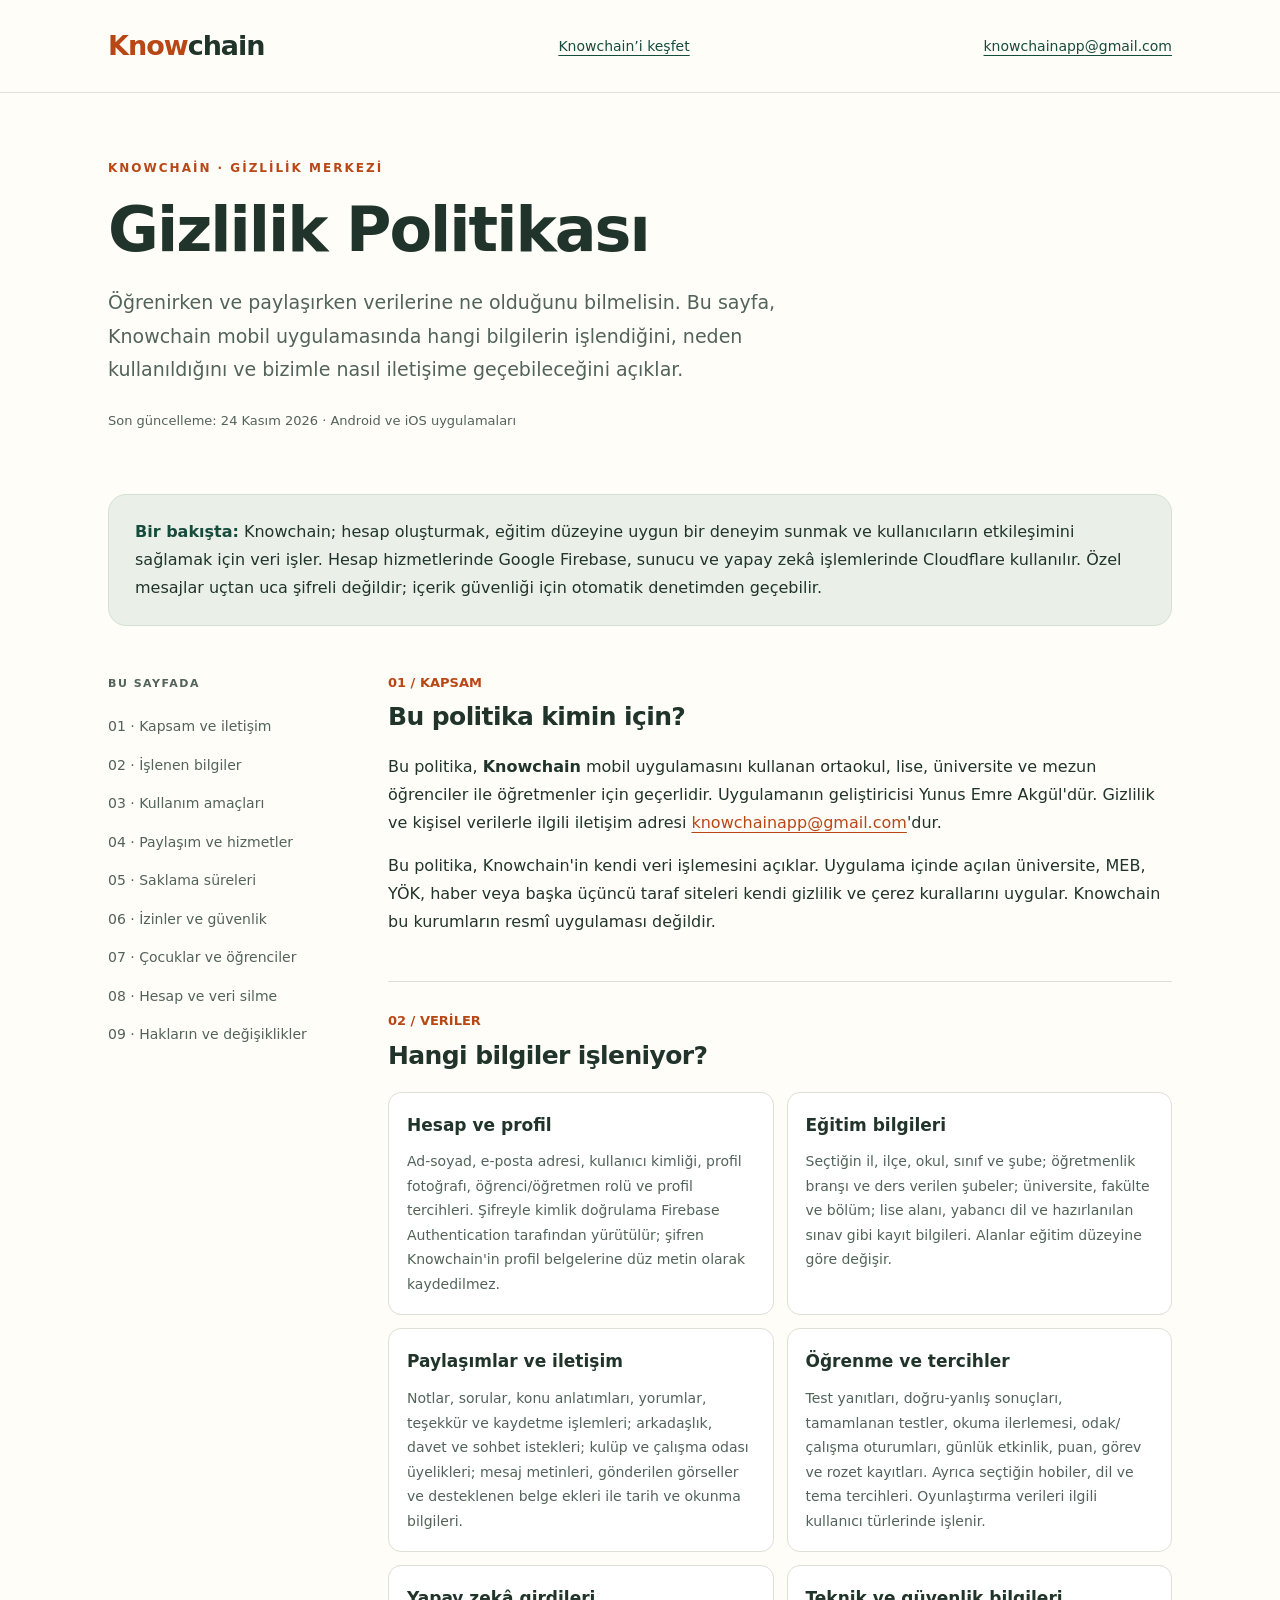
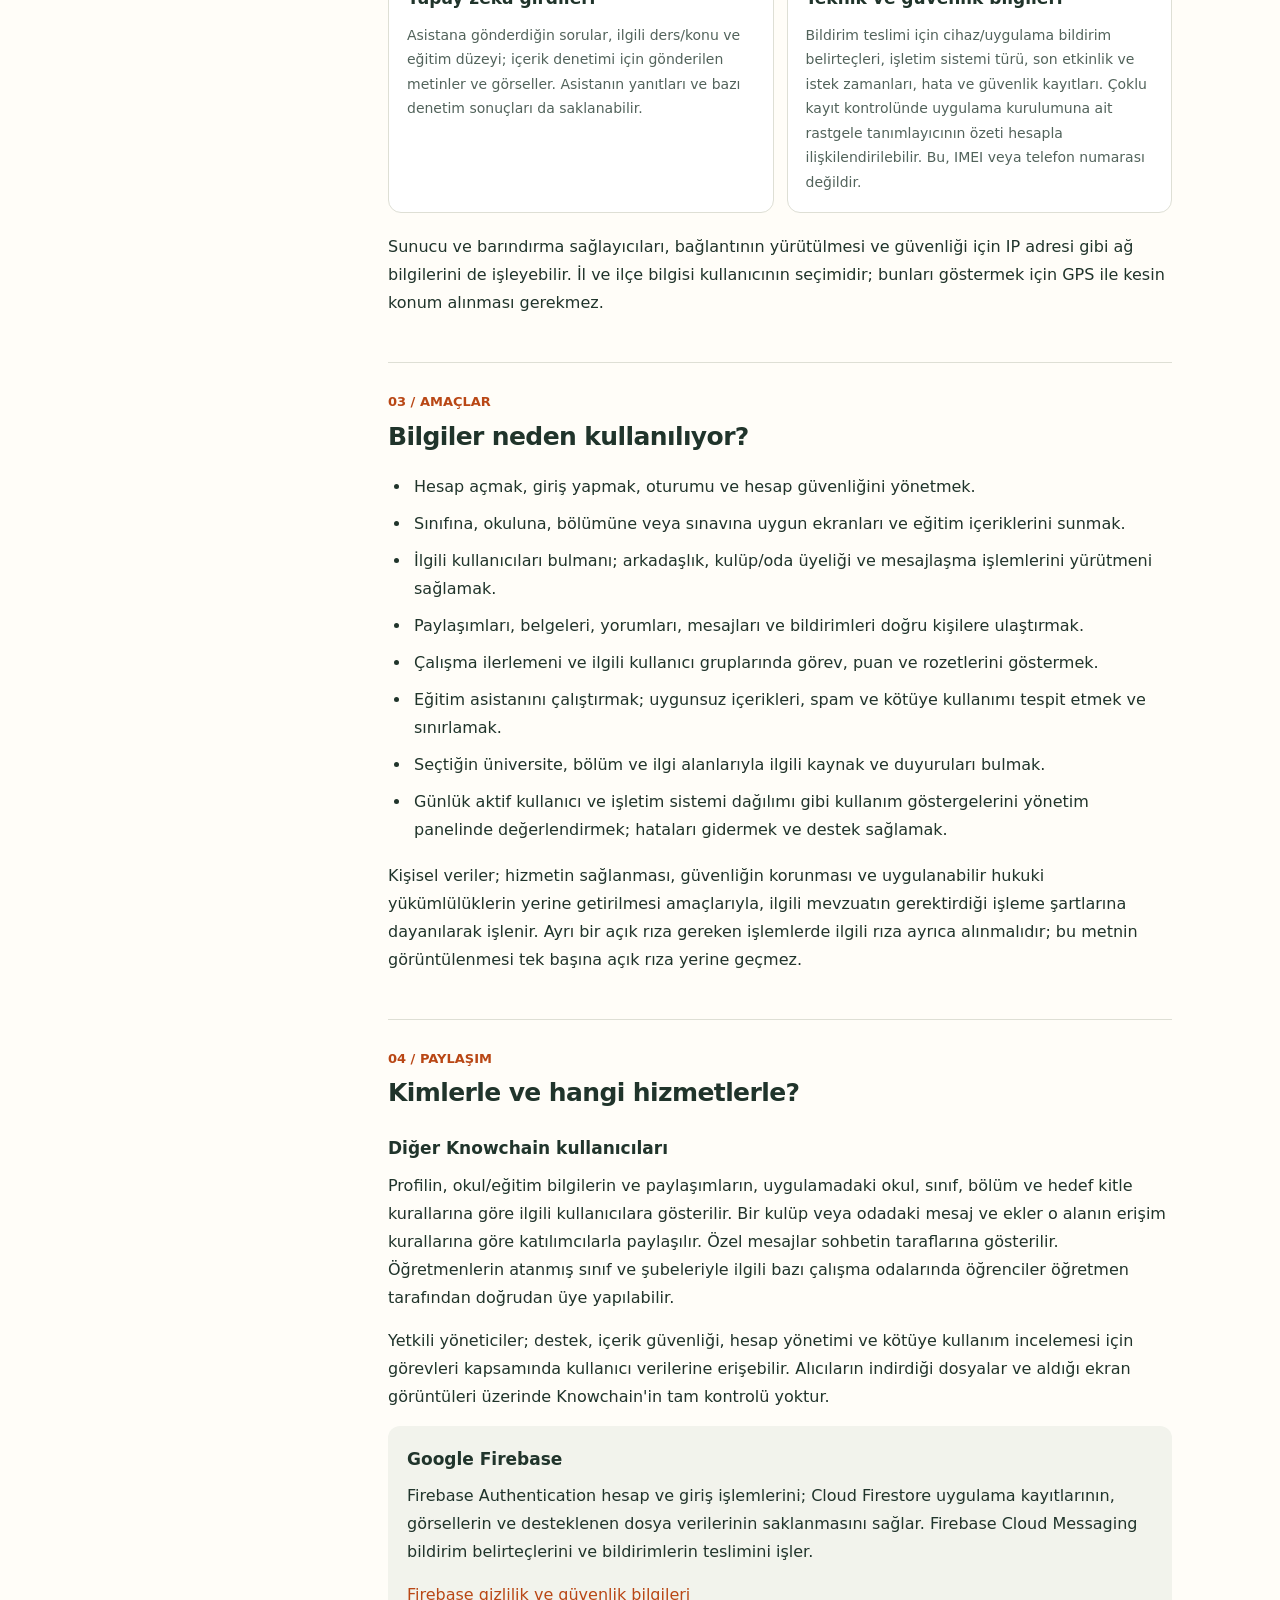
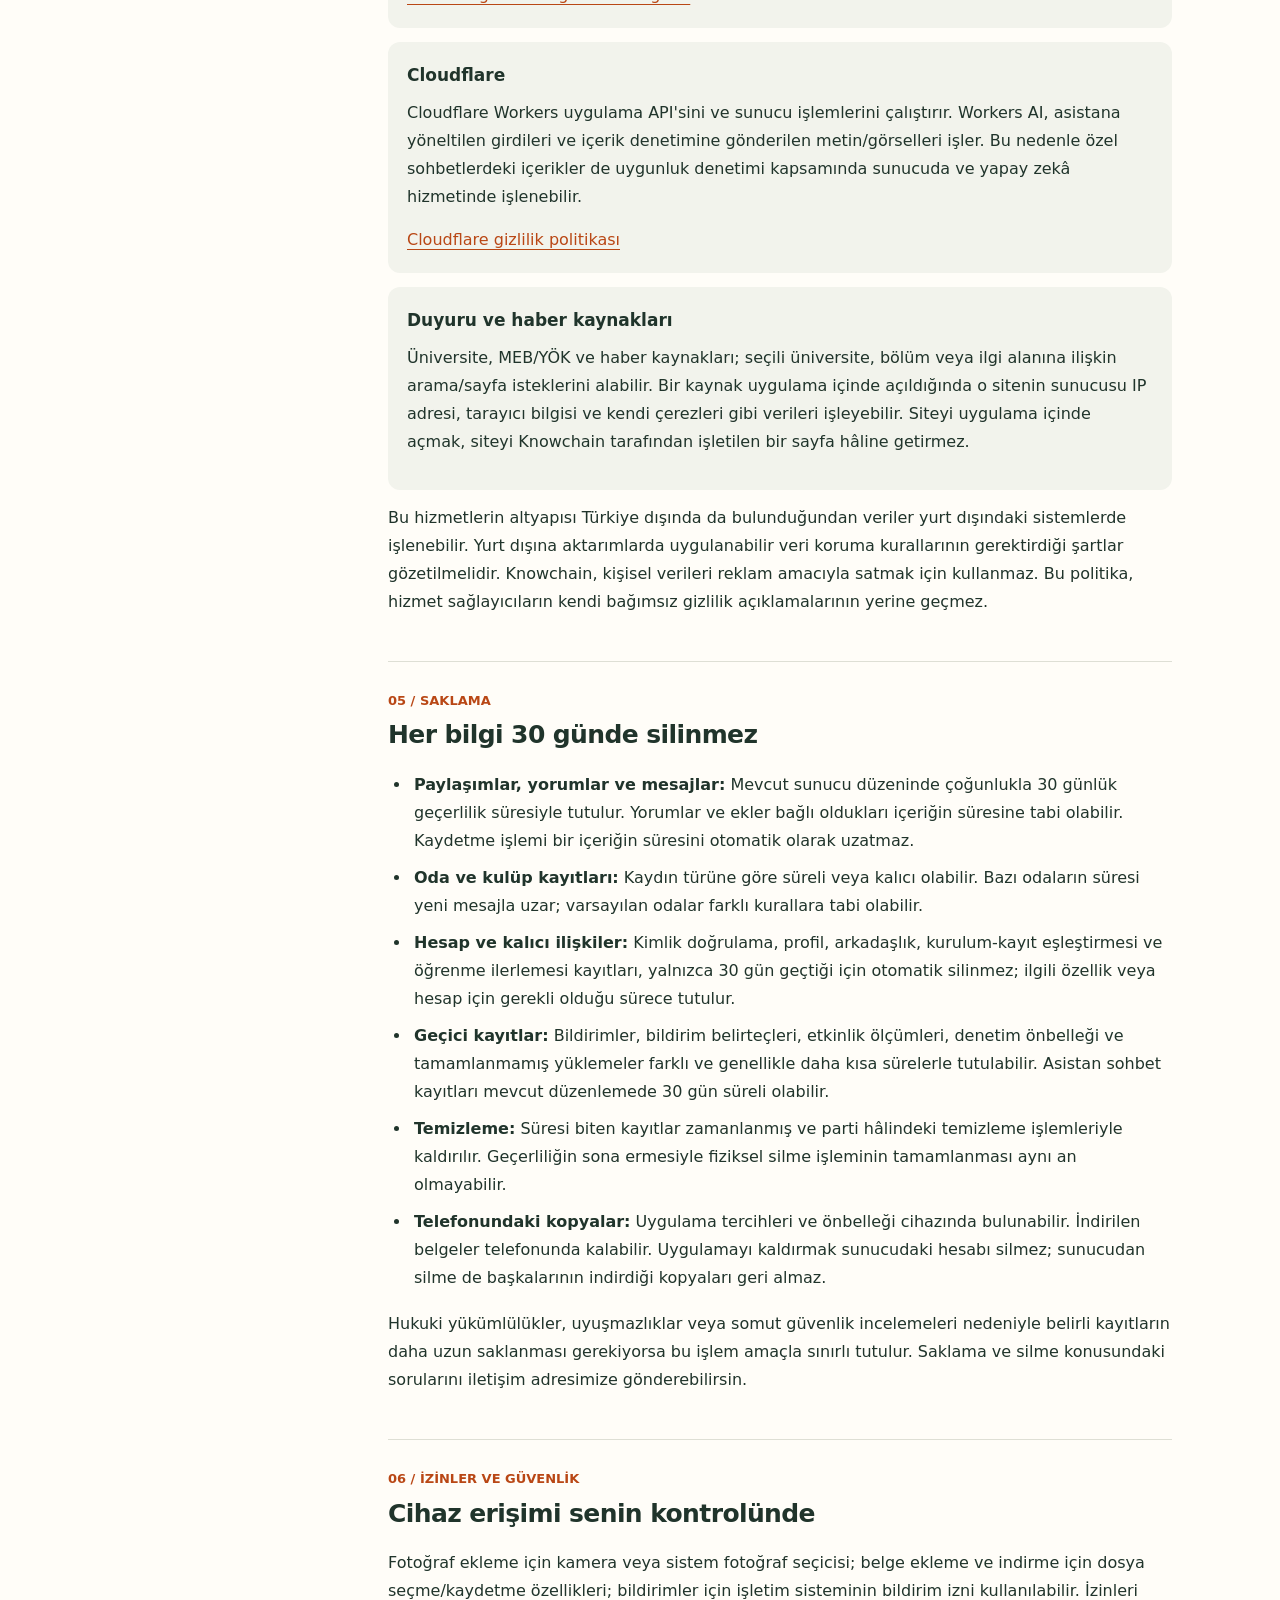
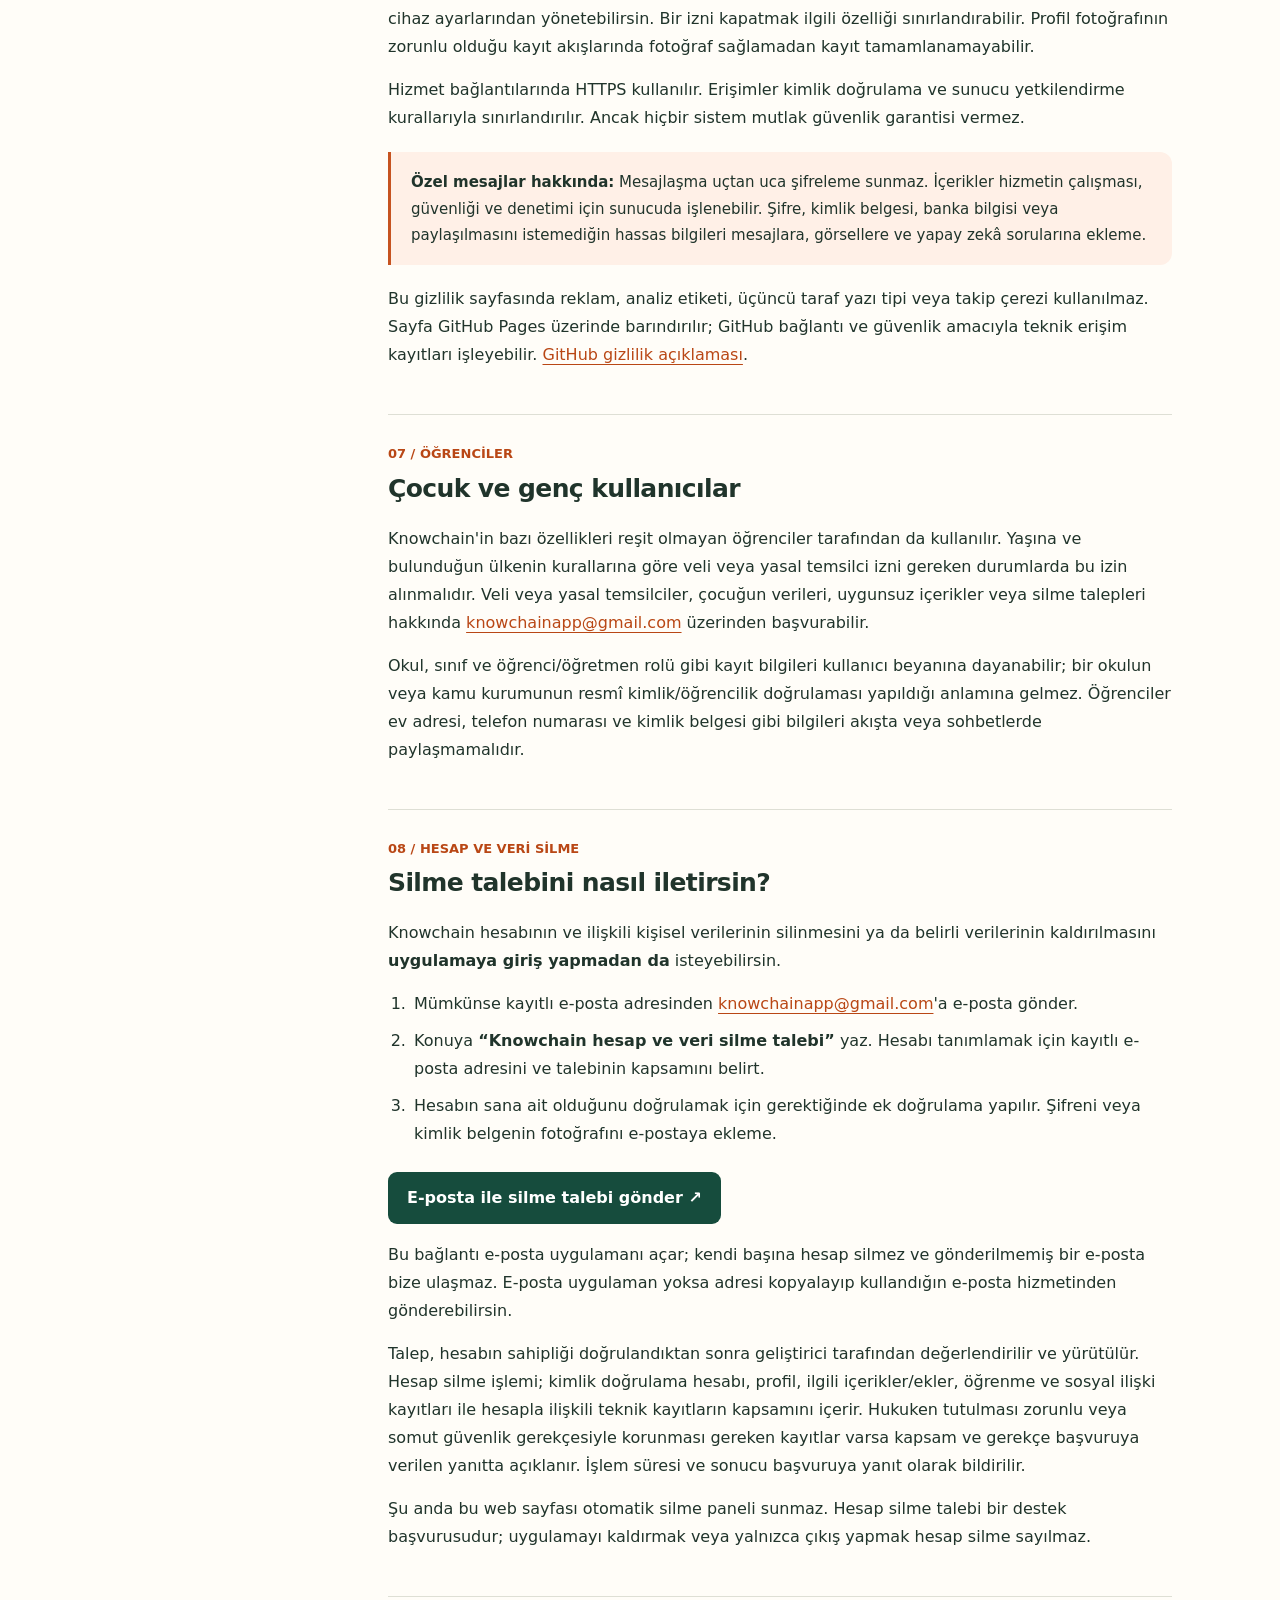
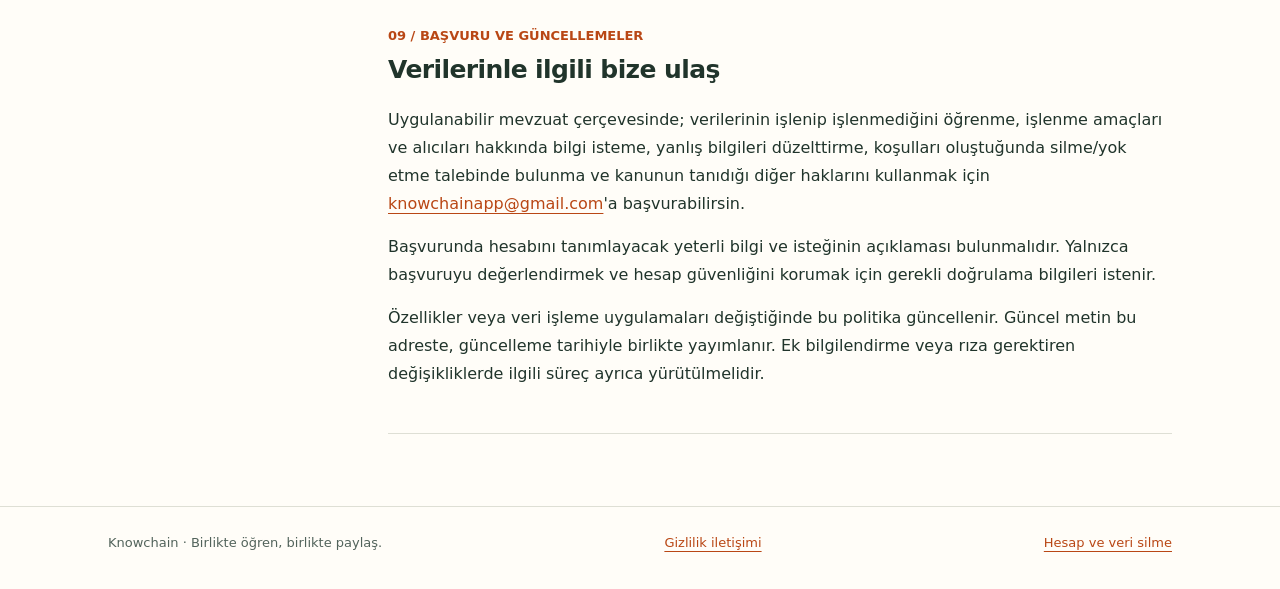
<file: index.html>
<!doctype html>
<html lang="tr">
<head>
<meta charset="utf-8">
<link rel="icon" href="favicon.png?v=2" type="image/png" sizes="48x48">
<link rel="apple-touch-icon" href="apple-touch-icon.png?v=2">
<meta name="viewport" content="width=device-width, initial-scale=1">
<meta name="theme-color" content="#164c3d">
<meta name="description" content="Knowchain gizlilik politikası: hesap, eğitim, paylaşım ve mesaj verilerinin kullanımı, saklanması ve silme talepleri.">
<title>Gizlilik Politikası | Knowchain</title>
<style>
:root{color-scheme:light;--ink:#20342b;--muted:#52635b;--green:#164c3d;--orange:#b94715;--paper:#fffdf8;--line:#dedfd5}
*{box-sizing:border-box}html{scroll-behavior:smooth;scroll-padding-top:24px}
body{margin:0;background:var(--paper);color:var(--ink);font:16px/1.75 system-ui,-apple-system,BlinkMacSystemFont,"Segoe UI",sans-serif}
a{color:var(--orange);text-underline-offset:4px}a:hover{color:var(--green)}a:focus-visible{outline:3px solid #d65c24;outline-offset:5px;border-radius:3px}
.wrap{max-width:1120px;margin:auto;padding:0 28px}
header{border-bottom:1px solid var(--line)}.top{min-height:92px;display:flex;align-items:center;justify-content:space-between;gap:20px}
.brand{font-size:27px;font-weight:800;letter-spacing:-1px;text-decoration:none;color:var(--ink)}.brand span{color:var(--orange)}.contact{font-size:14px;color:var(--green)}
.hero{padding:65px 0 46px;max-width:820px}.eyebrow{font-size:12px;font-weight:750;letter-spacing:2px;color:var(--orange);text-transform:uppercase}
h1{font-size:clamp(36px,6vw,62px);line-height:1.12;letter-spacing:-2px;margin:16px 0 22px;font-weight:750}
.lead{font-size:19px;color:var(--muted);max-width:740px}.date{font-size:13px;color:var(--muted);margin-top:24px}
.summary{background:#eaf0e8;border:1px solid #d4e0d1;border-radius:18px;padding:23px 26px;margin-bottom:48px}
.summary p{margin:0}.summary strong{color:var(--green)}
.layout{display:grid;grid-template-columns:225px minmax(0,1fr);gap:55px;align-items:start;padding-bottom:72px}
nav{position:sticky;top:24px;font-size:14px}nav p{font-size:11px;letter-spacing:1.5px;font-weight:700;color:var(--muted);margin:0 0 14px}
nav a{display:block;color:var(--muted);text-decoration:none;padding:7px 0}nav a:hover{text-decoration:underline}
section{padding:0 0 30px;margin:0 0 30px;border-bottom:1px solid var(--line)}section:last-child{margin-bottom:0}
h2{font-size:25px;line-height:1.35;letter-spacing:-.6px;margin:0 0 19px}h2 small{color:var(--orange);font-size:13px;letter-spacing:0;display:block;margin-bottom:9px}
h3{font-size:17px;margin:24px 0 8px}p{margin:0 0 15px}ul,ol{padding-left:23px;margin:10px 0 18px}li{padding-left:3px;margin-bottom:9px}
.cards{display:grid;grid-template-columns:1fr 1fr;gap:13px}.card{border:1px solid var(--line);border-radius:13px;padding:18px;background:#fff}.card h3{margin:0 0 9px}.card p{font-size:14px;color:var(--muted);margin:0}
.note{background:#fff0e7;border-left:3px solid #c65320;padding:17px 20px;border-radius:0 12px 12px 0;font-size:15px;margin:20px 0}
.provider{background:#f2f3ec;border-radius:12px;padding:19px;margin:14px 0}.provider h3{margin:0 0 8px}
.mail{display:inline-block;background:var(--green);color:#fff;text-decoration:none;padding:12px 19px;border-radius:9px;font-weight:650;margin:6px 0 17px}.mail:hover{color:#fff;background:#22644f}
footer{border-top:1px solid var(--line);padding:25px 0 34px;color:var(--muted);font-size:13px}footer .wrap{display:flex;justify-content:space-between;gap:20px;flex-wrap:wrap}
@media(max-width:760px){.wrap{padding:0 21px}.top{min-height:78px;flex-wrap:wrap;padding:15px 0;gap:5px 15px}.brand{font-size:25px}.contact{font-size:12px}.hero{padding:42px 0 29px}h1{letter-spacing:-1.3px}.lead{font-size:17px}.summary{padding:19px;margin-bottom:29px}.layout{grid-template-columns:1fr;gap:30px}nav{position:static;display:flex;flex-wrap:wrap;gap:8px 15px;padding-bottom:22px;border-bottom:1px solid var(--line)}nav p{width:100%;margin:0}nav a{font-size:13px;padding:2px 0}.cards{grid-template-columns:1fr}h2{font-size:23px}}
@media(prefers-reduced-motion:reduce){html{scroll-behavior:auto}}
@media print{nav,.mail{display:none}.layout{display:block}body{background:#fff}a{color:inherit}.hero{padding:25px 0}section{break-inside:avoid}}
</style>
</head>
<body>
<header><div class="wrap top"><a class="brand" href="./" aria-label="Knowchain gizlilik politikası"><span>Know</span>chain</a><a class="contact" href="tanitim/">Knowchain’i keşfet</a><a class="contact" href="mailto:knowchainapp@gmail.com">knowchainapp@gmail.com</a></div></header>
<main class="wrap">
<div class="hero"><div class="eyebrow">Knowchain · Gizlilik merkezi</div><h1>Gizlilik Politikası</h1><p class="lead">Öğrenirken ve paylaşırken verilerine ne olduğunu bilmelisin. Bu sayfa, Knowchain mobil uygulamasında hangi bilgilerin işlendiğini, neden kullanıldığını ve bizimle nasıl iletişime geçebileceğini açıklar.</p><p class="date">Son güncelleme: <time datetime="2026-11-24">24 Kasım 2026</time> · Android ve iOS uygulamaları</p></div>
<div class="summary"><p><strong>Bir bakışta:</strong> Knowchain; hesap oluşturmak, eğitim düzeyine uygun bir deneyim sunmak ve kullanıcıların etkileşimini sağlamak için veri işler. Hesap hizmetlerinde Google Firebase, sunucu ve yapay zekâ işlemlerinde Cloudflare kullanılır. Özel mesajlar uçtan uca şifreli değildir; içerik güvenliği için otomatik denetimden geçebilir.</p></div>
<div class="layout">
<nav aria-label="Politika bölümleri"><p>BU SAYFADA</p><a href="#kapsam">01 · Kapsam ve iletişim</a><a href="#veriler">02 · İşlenen bilgiler</a><a href="#amaclar">03 · Kullanım amaçları</a><a href="#paylasim">04 · Paylaşım ve hizmetler</a><a href="#saklama">05 · Saklama süreleri</a><a href="#izinler">06 · İzinler ve güvenlik</a><a href="#cocuklar">07 · Çocuklar ve öğrenciler</a><a href="#silme">08 · Hesap ve veri silme</a><a href="#haklar">09 · Hakların ve değişiklikler</a></nav>
<div>
<section id="kapsam"><h2><small>01 / KAPSAM</small>Bu politika kimin için?</h2><p>Bu politika, <strong>Knowchain</strong> mobil uygulamasını kullanan ortaokul, lise, üniversite ve mezun öğrenciler ile öğretmenler için geçerlidir. Uygulamanın geliştiricisi Yunus Emre Akgül'dür. Gizlilik ve kişisel verilerle ilgili iletişim adresi <a href="mailto:knowchainapp@gmail.com">knowchainapp@gmail.com</a>'dur.</p><p>Bu politika, Knowchain'in kendi veri işlemesini açıklar. Uygulama içinde açılan üniversite, MEB, YÖK, haber veya başka üçüncü taraf siteleri kendi gizlilik ve çerez kurallarını uygular. Knowchain bu kurumların resmî uygulaması değildir.</p></section>
<section id="veriler"><h2><small>02 / VERİLER</small>Hangi bilgiler işleniyor?</h2>
<div class="cards">
<div class="card"><h3>Hesap ve profil</h3><p>Ad-soyad, e-posta adresi, kullanıcı kimliği, profil fotoğrafı, öğrenci/öğretmen rolü ve profil tercihleri. Şifreyle kimlik doğrulama Firebase Authentication tarafından yürütülür; şifren Knowchain'in profil belgelerine düz metin olarak kaydedilmez.</p></div>
<div class="card"><h3>Eğitim bilgileri</h3><p>Seçtiğin il, ilçe, okul, sınıf ve şube; öğretmenlik branşı ve ders verilen şubeler; üniversite, fakülte ve bölüm; lise alanı, yabancı dil ve hazırlanılan sınav gibi kayıt bilgileri. Alanlar eğitim düzeyine göre değişir.</p></div>
<div class="card"><h3>Paylaşımlar ve iletişim</h3><p>Notlar, sorular, konu anlatımları, yorumlar, teşekkür ve kaydetme işlemleri; arkadaşlık, davet ve sohbet istekleri; kulüp ve çalışma odası üyelikleri; mesaj metinleri, gönderilen görseller ve desteklenen belge ekleri ile tarih ve okunma bilgileri.</p></div>
<div class="card"><h3>Öğrenme ve tercihler</h3><p>Test yanıtları, doğru-yanlış sonuçları, tamamlanan testler, okuma ilerlemesi, odak/çalışma oturumları, günlük etkinlik, puan, görev ve rozet kayıtları. Ayrıca seçtiğin hobiler, dil ve tema tercihleri. Oyunlaştırma verileri ilgili kullanıcı türlerinde işlenir.</p></div>
<div class="card"><h3>Yapay zekâ girdileri</h3><p>Asistana gönderdiğin sorular, ilgili ders/konu ve eğitim düzeyi; içerik denetimi için gönderilen metinler ve görseller. Asistanın yanıtları ve bazı denetim sonuçları da saklanabilir.</p></div>
<div class="card"><h3>Teknik ve güvenlik bilgileri</h3><p>Bildirim teslimi için cihaz/uygulama bildirim belirteçleri, işletim sistemi türü, son etkinlik ve istek zamanları, hata ve güvenlik kayıtları. Çoklu kayıt kontrolünde uygulama kurulumuna ait rastgele tanımlayıcının özeti hesapla ilişkilendirilebilir. Bu, IMEI veya telefon numarası değildir.</p></div>
</div><p style="margin-top:20px">Sunucu ve barındırma sağlayıcıları, bağlantının yürütülmesi ve güvenliği için IP adresi gibi ağ bilgilerini de işleyebilir. İl ve ilçe bilgisi kullanıcının seçimidir; bunları göstermek için GPS ile kesin konum alınması gerekmez.</p></section>
<section id="amaclar"><h2><small>03 / AMAÇLAR</small>Bilgiler neden kullanılıyor?</h2><ul><li>Hesap açmak, giriş yapmak, oturumu ve hesap güvenliğini yönetmek.</li><li>Sınıfına, okuluna, bölümüne veya sınavına uygun ekranları ve eğitim içeriklerini sunmak.</li><li>İlgili kullanıcıları bulmanı; arkadaşlık, kulüp/oda üyeliği ve mesajlaşma işlemlerini yürütmeni sağlamak.</li><li>Paylaşımları, belgeleri, yorumları, mesajları ve bildirimleri doğru kişilere ulaştırmak.</li><li>Çalışma ilerlemeni ve ilgili kullanıcı gruplarında görev, puan ve rozetlerini göstermek.</li><li>Eğitim asistanını çalıştırmak; uygunsuz içerikleri, spam ve kötüye kullanımı tespit etmek ve sınırlamak.</li><li>Seçtiğin üniversite, bölüm ve ilgi alanlarıyla ilgili kaynak ve duyuruları bulmak.</li><li>Günlük aktif kullanıcı ve işletim sistemi dağılımı gibi kullanım göstergelerini yönetim panelinde değerlendirmek; hataları gidermek ve destek sağlamak.</li></ul><p>Kişisel veriler; hizmetin sağlanması, güvenliğin korunması ve uygulanabilir hukuki yükümlülüklerin yerine getirilmesi amaçlarıyla, ilgili mevzuatın gerektirdiği işleme şartlarına dayanılarak işlenir. Ayrı bir açık rıza gereken işlemlerde ilgili rıza ayrıca alınmalıdır; bu metnin görüntülenmesi tek başına açık rıza yerine geçmez.</p></section>
<section id="paylasim"><h2><small>04 / PAYLAŞIM</small>Kimlerle ve hangi hizmetlerle?</h2><h3>Diğer Knowchain kullanıcıları</h3><p>Profilin, okul/eğitim bilgilerin ve paylaşımların, uygulamadaki okul, sınıf, bölüm ve hedef kitle kurallarına göre ilgili kullanıcılara gösterilir. Bir kulüp veya odadaki mesaj ve ekler o alanın erişim kurallarına göre katılımcılarla paylaşılır. Özel mesajlar sohbetin taraflarına gösterilir. Öğretmenlerin atanmış sınıf ve şubeleriyle ilgili bazı çalışma odalarında öğrenciler öğretmen tarafından doğrudan üye yapılabilir.</p><p>Yetkili yöneticiler; destek, içerik güvenliği, hesap yönetimi ve kötüye kullanım incelemesi için görevleri kapsamında kullanıcı verilerine erişebilir. Alıcıların indirdiği dosyalar ve aldığı ekran görüntüleri üzerinde Knowchain'in tam kontrolü yoktur.</p>
<div class="provider"><h3>Google Firebase</h3><p>Firebase Authentication hesap ve giriş işlemlerini; Cloud Firestore uygulama kayıtlarının, görsellerin ve desteklenen dosya verilerinin saklanmasını sağlar. Firebase Cloud Messaging bildirim belirteçlerini ve bildirimlerin teslimini işler.</p><a href="https://firebase.google.com/support/privacy">Firebase gizlilik ve güvenlik bilgileri</a></div>
<div class="provider"><h3>Cloudflare</h3><p>Cloudflare Workers uygulama API'sini ve sunucu işlemlerini çalıştırır. Workers AI, asistana yöneltilen girdileri ve içerik denetimine gönderilen metin/görselleri işler. Bu nedenle özel sohbetlerdeki içerikler de uygunluk denetimi kapsamında sunucuda ve yapay zekâ hizmetinde işlenebilir.</p><a href="https://www.cloudflare.com/privacypolicy/">Cloudflare gizlilik politikası</a></div>
<div class="provider"><h3>Duyuru ve haber kaynakları</h3><p>Üniversite, MEB/YÖK ve haber kaynakları; seçili üniversite, bölüm veya ilgi alanına ilişkin arama/sayfa isteklerini alabilir. Bir kaynak uygulama içinde açıldığında o sitenin sunucusu IP adresi, tarayıcı bilgisi ve kendi çerezleri gibi verileri işleyebilir. Siteyi uygulama içinde açmak, siteyi Knowchain tarafından işletilen bir sayfa hâline getirmez.</p></div>
<p>Bu hizmetlerin altyapısı Türkiye dışında da bulunduğundan veriler yurt dışındaki sistemlerde işlenebilir. Yurt dışına aktarımlarda uygulanabilir veri koruma kurallarının gerektirdiği şartlar gözetilmelidir. Knowchain, kişisel verileri reklam amacıyla satmak için kullanmaz. Bu politika, hizmet sağlayıcıların kendi bağımsız gizlilik açıklamalarının yerine geçmez.</p></section>
<section id="saklama"><h2><small>05 / SAKLAMA</small>Her bilgi 30 günde silinmez</h2><ul><li><strong>Paylaşımlar, yorumlar ve mesajlar:</strong> Mevcut sunucu düzeninde çoğunlukla 30 günlük geçerlilik süresiyle tutulur. Yorumlar ve ekler bağlı oldukları içeriğin süresine tabi olabilir. Kaydetme işlemi bir içeriğin süresini otomatik olarak uzatmaz.</li><li><strong>Oda ve kulüp kayıtları:</strong> Kaydın türüne göre süreli veya kalıcı olabilir. Bazı odaların süresi yeni mesajla uzar; varsayılan odalar farklı kurallara tabi olabilir.</li><li><strong>Hesap ve kalıcı ilişkiler:</strong> Kimlik doğrulama, profil, arkadaşlık, kurulum-kayıt eşleştirmesi ve öğrenme ilerlemesi kayıtları, yalnızca 30 gün geçtiği için otomatik silinmez; ilgili özellik veya hesap için gerekli olduğu sürece tutulur.</li><li><strong>Geçici kayıtlar:</strong> Bildirimler, bildirim belirteçleri, etkinlik ölçümleri, denetim önbelleği ve tamamlanmamış yüklemeler farklı ve genellikle daha kısa sürelerle tutulabilir. Asistan sohbet kayıtları mevcut düzenlemede 30 gün süreli olabilir.</li><li><strong>Temizleme:</strong> Süresi biten kayıtlar zamanlanmış ve parti hâlindeki temizleme işlemleriyle kaldırılır. Geçerliliğin sona ermesiyle fiziksel silme işleminin tamamlanması aynı an olmayabilir.</li><li><strong>Telefonundaki kopyalar:</strong> Uygulama tercihleri ve önbelleği cihazında bulunabilir. İndirilen belgeler telefonunda kalabilir. Uygulamayı kaldırmak sunucudaki hesabı silmez; sunucudan silme de başkalarının indirdiği kopyaları geri almaz.</li></ul><p>Hukuki yükümlülükler, uyuşmazlıklar veya somut güvenlik incelemeleri nedeniyle belirli kayıtların daha uzun saklanması gerekiyorsa bu işlem amaçla sınırlı tutulur. Saklama ve silme konusundaki sorularını iletişim adresimize gönderebilirsin.</p></section>
<section id="izinler"><h2><small>06 / İZİNLER VE GÜVENLİK</small>Cihaz erişimi senin kontrolünde</h2><p>Fotoğraf ekleme için kamera veya sistem fotoğraf seçicisi; belge ekleme ve indirme için dosya seçme/kaydetme özellikleri; bildirimler için işletim sisteminin bildirim izni kullanılabilir. İzinleri cihaz ayarlarından yönetebilirsin. Bir izni kapatmak ilgili özelliği sınırlandırabilir. Profil fotoğrafının zorunlu olduğu kayıt akışlarında fotoğraf sağlamadan kayıt tamamlanamayabilir.</p><p>Hizmet bağlantılarında HTTPS kullanılır. Erişimler kimlik doğrulama ve sunucu yetkilendirme kurallarıyla sınırlandırılır. Ancak hiçbir sistem mutlak güvenlik garantisi vermez.</p><div class="note"><strong>Özel mesajlar hakkında:</strong> Mesajlaşma uçtan uca şifreleme sunmaz. İçerikler hizmetin çalışması, güvenliği ve denetimi için sunucuda işlenebilir. Şifre, kimlik belgesi, banka bilgisi veya paylaşılmasını istemediğin hassas bilgileri mesajlara, görsellere ve yapay zekâ sorularına ekleme.</div><p>Bu gizlilik sayfasında reklam, analiz etiketi, üçüncü taraf yazı tipi veya takip çerezi kullanılmaz. Sayfa GitHub Pages üzerinde barındırılır; GitHub bağlantı ve güvenlik amacıyla teknik erişim kayıtları işleyebilir. <a href="https://docs.github.com/en/site-policy/privacy-policies/github-general-privacy-statement">GitHub gizlilik açıklaması</a>.</p></section>
<section id="cocuklar"><h2><small>07 / ÖĞRENCİLER</small>Çocuk ve genç kullanıcılar</h2><p>Knowchain'in bazı özellikleri reşit olmayan öğrenciler tarafından da kullanılır. Yaşına ve bulunduğun ülkenin kurallarına göre veli veya yasal temsilci izni gereken durumlarda bu izin alınmalıdır. Veli veya yasal temsilciler, çocuğun verileri, uygunsuz içerikler veya silme talepleri hakkında <a href="mailto:knowchainapp@gmail.com">knowchainapp@gmail.com</a> üzerinden başvurabilir.</p><p>Okul, sınıf ve öğrenci/öğretmen rolü gibi kayıt bilgileri kullanıcı beyanına dayanabilir; bir okulun veya kamu kurumunun resmî kimlik/öğrencilik doğrulaması yapıldığı anlamına gelmez. Öğrenciler ev adresi, telefon numarası ve kimlik belgesi gibi bilgileri akışta veya sohbetlerde paylaşmamalıdır.</p></section>
<section id="silme"><h2><small>08 / HESAP VE VERİ SİLME</small>Silme talebini nasıl iletirsin?</h2><p>Knowchain hesabının ve ilişkili kişisel verilerinin silinmesini ya da belirli verilerinin kaldırılmasını <strong>uygulamaya giriş yapmadan da</strong> isteyebilirsin.</p><ol><li>Mümkünse kayıtlı e-posta adresinden <a href="mailto:knowchainapp@gmail.com?subject=Knowchain%20hesap%20ve%20veri%20silme%20talebi">knowchainapp@gmail.com</a>'a e-posta gönder.</li><li>Konuya <strong>“Knowchain hesap ve veri silme talebi”</strong> yaz. Hesabı tanımlamak için kayıtlı e-posta adresini ve talebinin kapsamını belirt.</li><li>Hesabın sana ait olduğunu doğrulamak için gerektiğinde ek doğrulama yapılır. Şifreni veya kimlik belgenin fotoğrafını e-postaya ekleme.</li></ol><a class="mail" href="mailto:knowchainapp@gmail.com?subject=Knowchain%20hesap%20ve%20veri%20silme%20talebi">E-posta ile silme talebi gönder ↗</a><p>Bu bağlantı e-posta uygulamanı açar; kendi başına hesap silmez ve gönderilmemiş bir e-posta bize ulaşmaz. E-posta uygulaman yoksa adresi kopyalayıp kullandığın e-posta hizmetinden gönderebilirsin.</p><p>Talep, hesabın sahipliği doğrulandıktan sonra geliştirici tarafından değerlendirilir ve yürütülür. Hesap silme işlemi; kimlik doğrulama hesabı, profil, ilgili içerikler/ekler, öğrenme ve sosyal ilişki kayıtları ile hesapla ilişkili teknik kayıtların kapsamını içerir. Hukuken tutulması zorunlu veya somut güvenlik gerekçesiyle korunması gereken kayıtlar varsa kapsam ve gerekçe başvuruya verilen yanıtta açıklanır. İşlem süresi ve sonucu başvuruya yanıt olarak bildirilir.</p><p>Şu anda bu web sayfası otomatik silme paneli sunmaz. Hesap silme talebi bir destek başvurusudur; uygulamayı kaldırmak veya yalnızca çıkış yapmak hesap silme sayılmaz.</p></section>
<section id="haklar"><h2><small>09 / BAŞVURU VE GÜNCELLEMELER</small>Verilerinle ilgili bize ulaş</h2><p>Uygulanabilir mevzuat çerçevesinde; verilerinin işlenip işlenmediğini öğrenme, işlenme amaçları ve alıcıları hakkında bilgi isteme, yanlış bilgileri düzelttirme, koşulları oluştuğunda silme/yok etme talebinde bulunma ve kanunun tanıdığı diğer haklarını kullanmak için <a href="mailto:knowchainapp@gmail.com">knowchainapp@gmail.com</a>'a başvurabilirsin.</p><p>Başvurunda hesabını tanımlayacak yeterli bilgi ve isteğinin açıklaması bulunmalıdır. Yalnızca başvuruyu değerlendirmek ve hesap güvenliğini korumak için gerekli doğrulama bilgileri istenir.</p><p>Özellikler veya veri işleme uygulamaları değiştiğinde bu politika güncellenir. Güncel metin bu adreste, güncelleme tarihiyle birlikte yayımlanır. Ek bilgilendirme veya rıza gerektiren değişikliklerde ilgili süreç ayrıca yürütülmelidir.</p></section>
</div></div></main>
<footer><div class="wrap"><span>Knowchain · Birlikte öğren, birlikte paylaş.</span><a href="mailto:knowchainapp@gmail.com">Gizlilik iletişimi</a><a href="#silme">Hesap ve veri silme</a></div></footer>
</body></html>
</file>
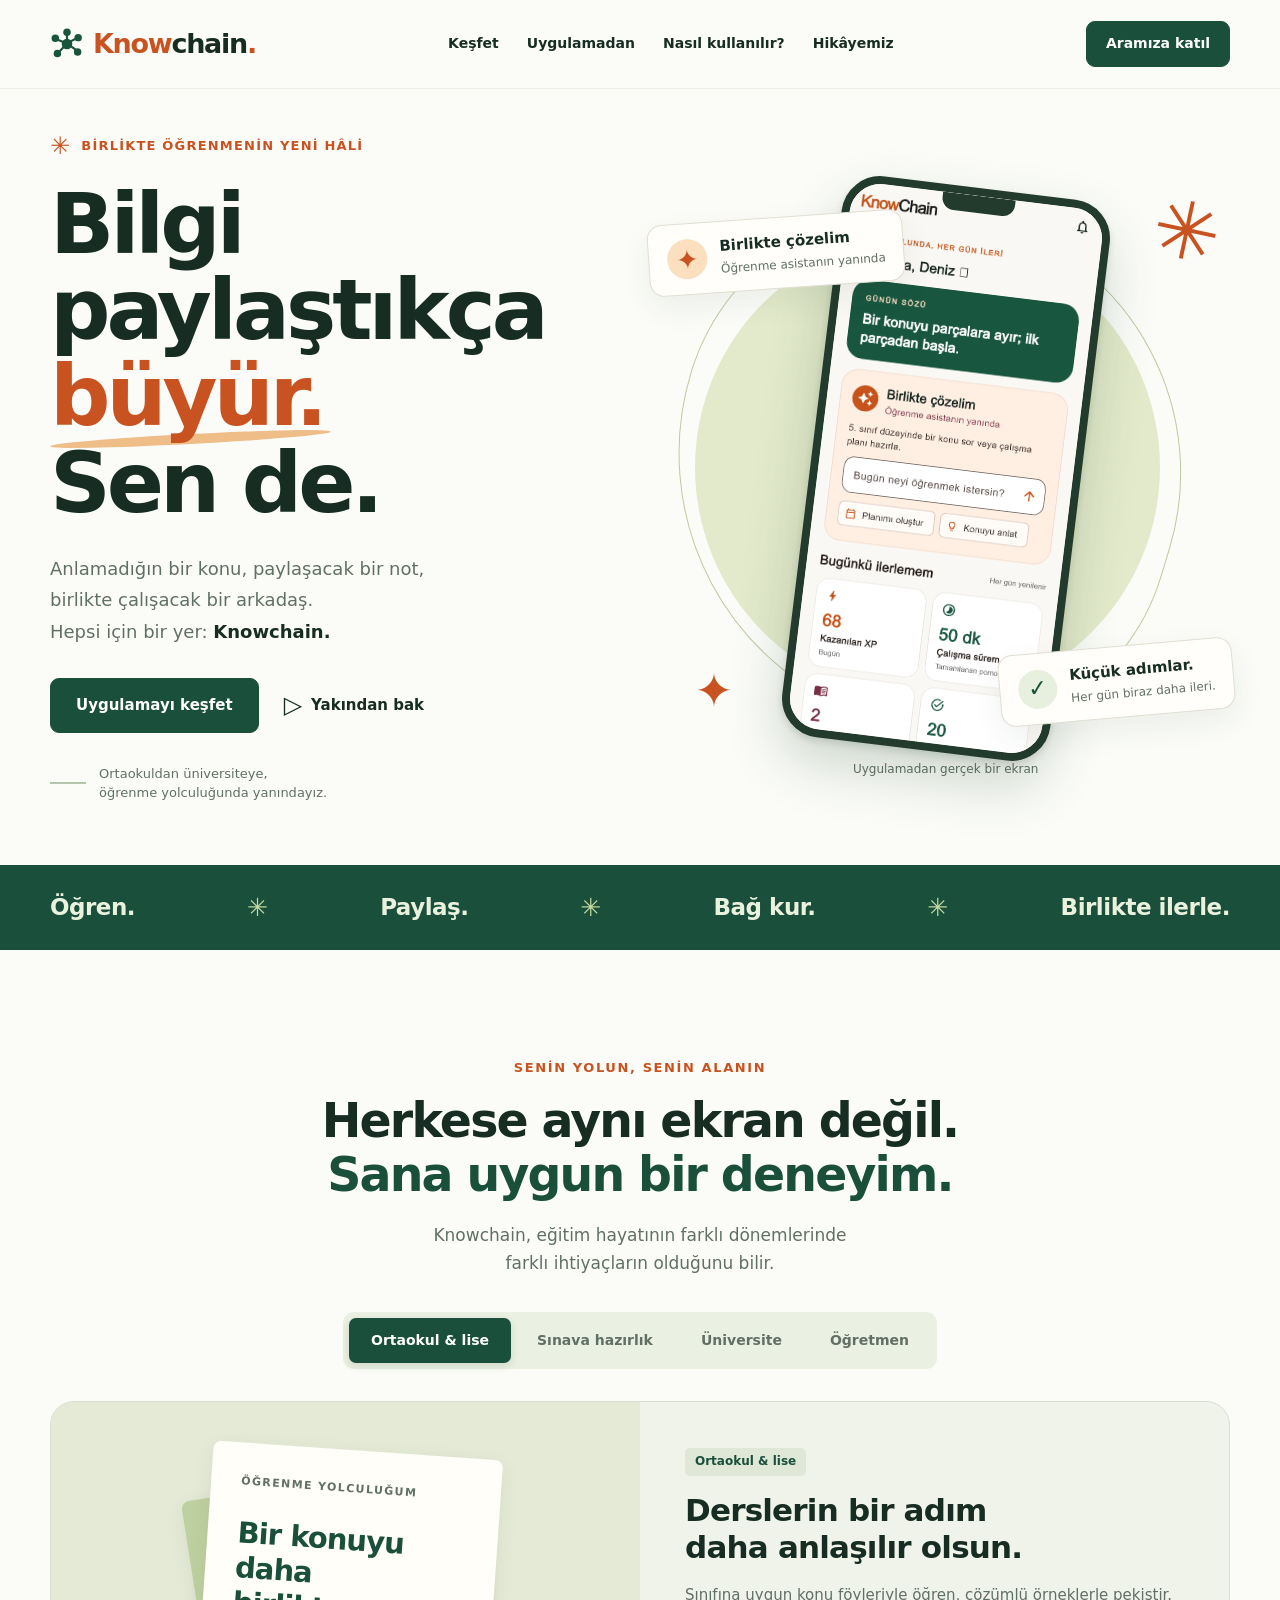
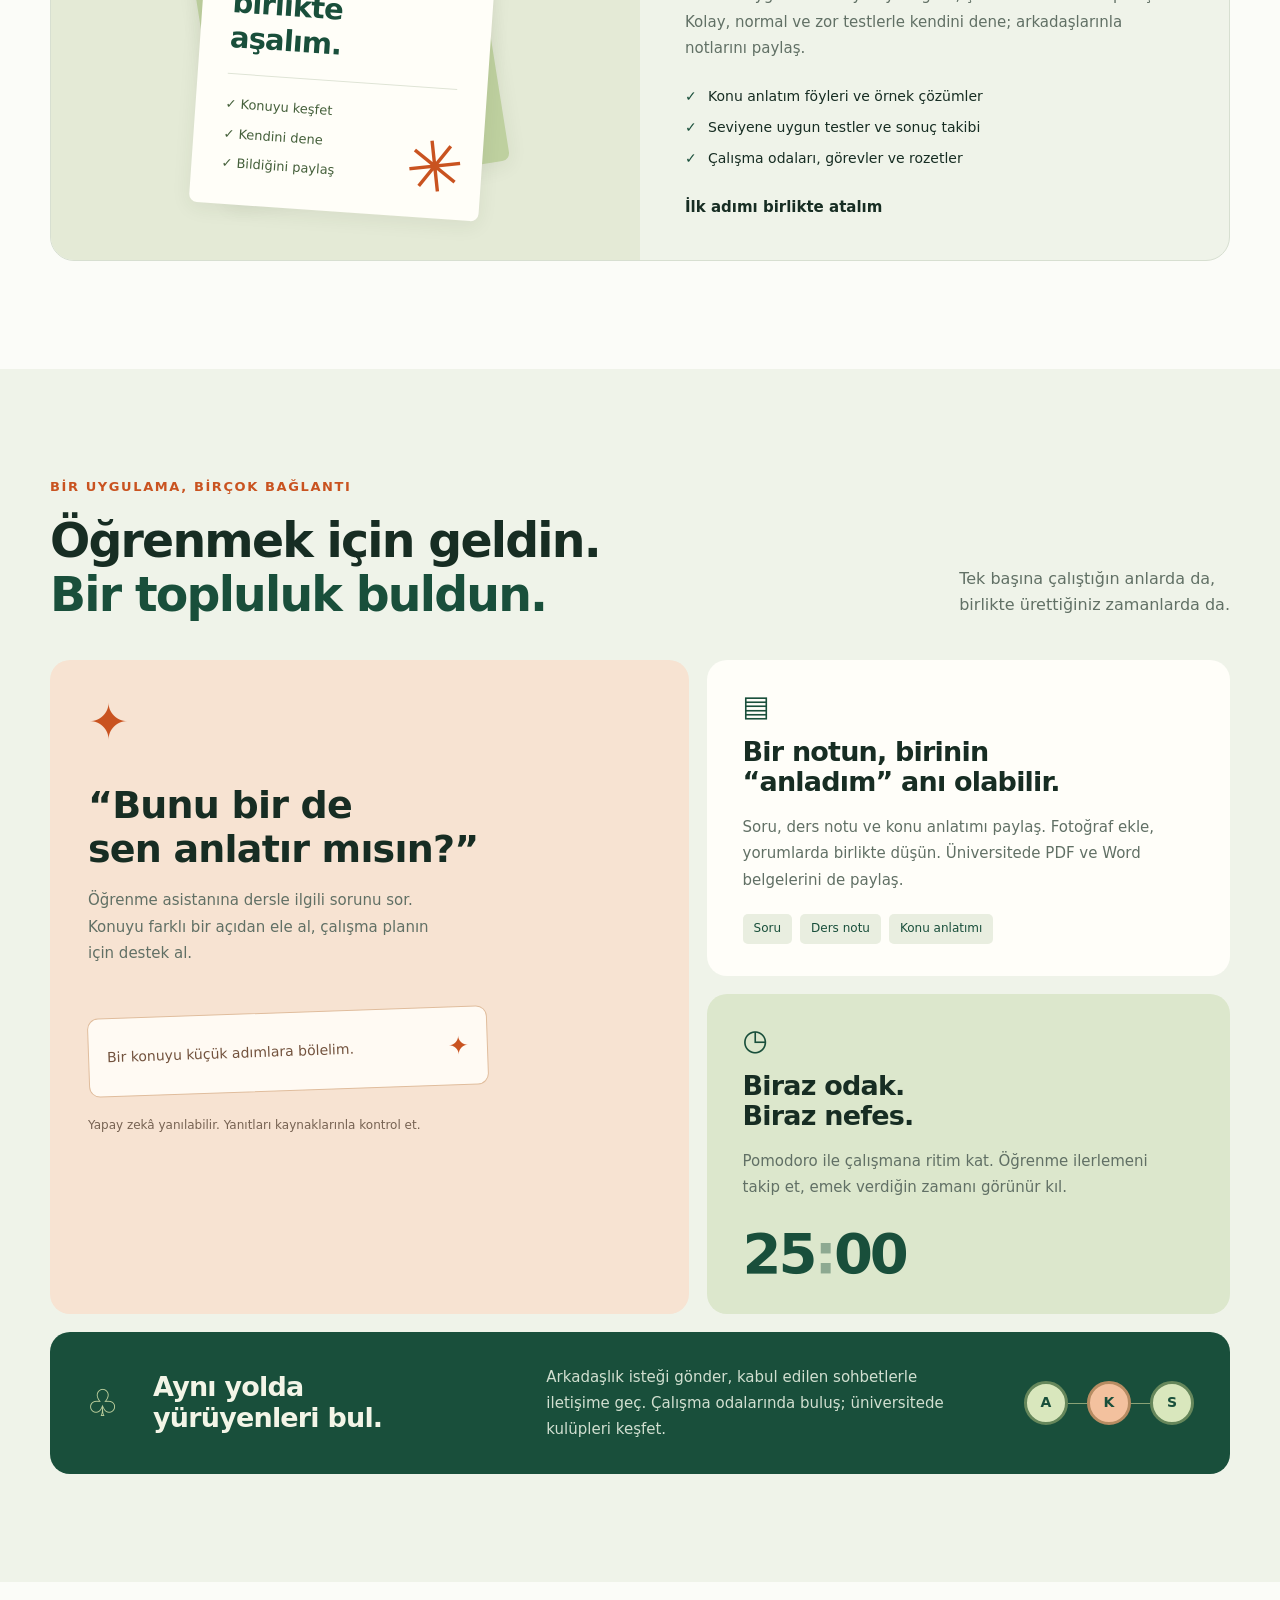
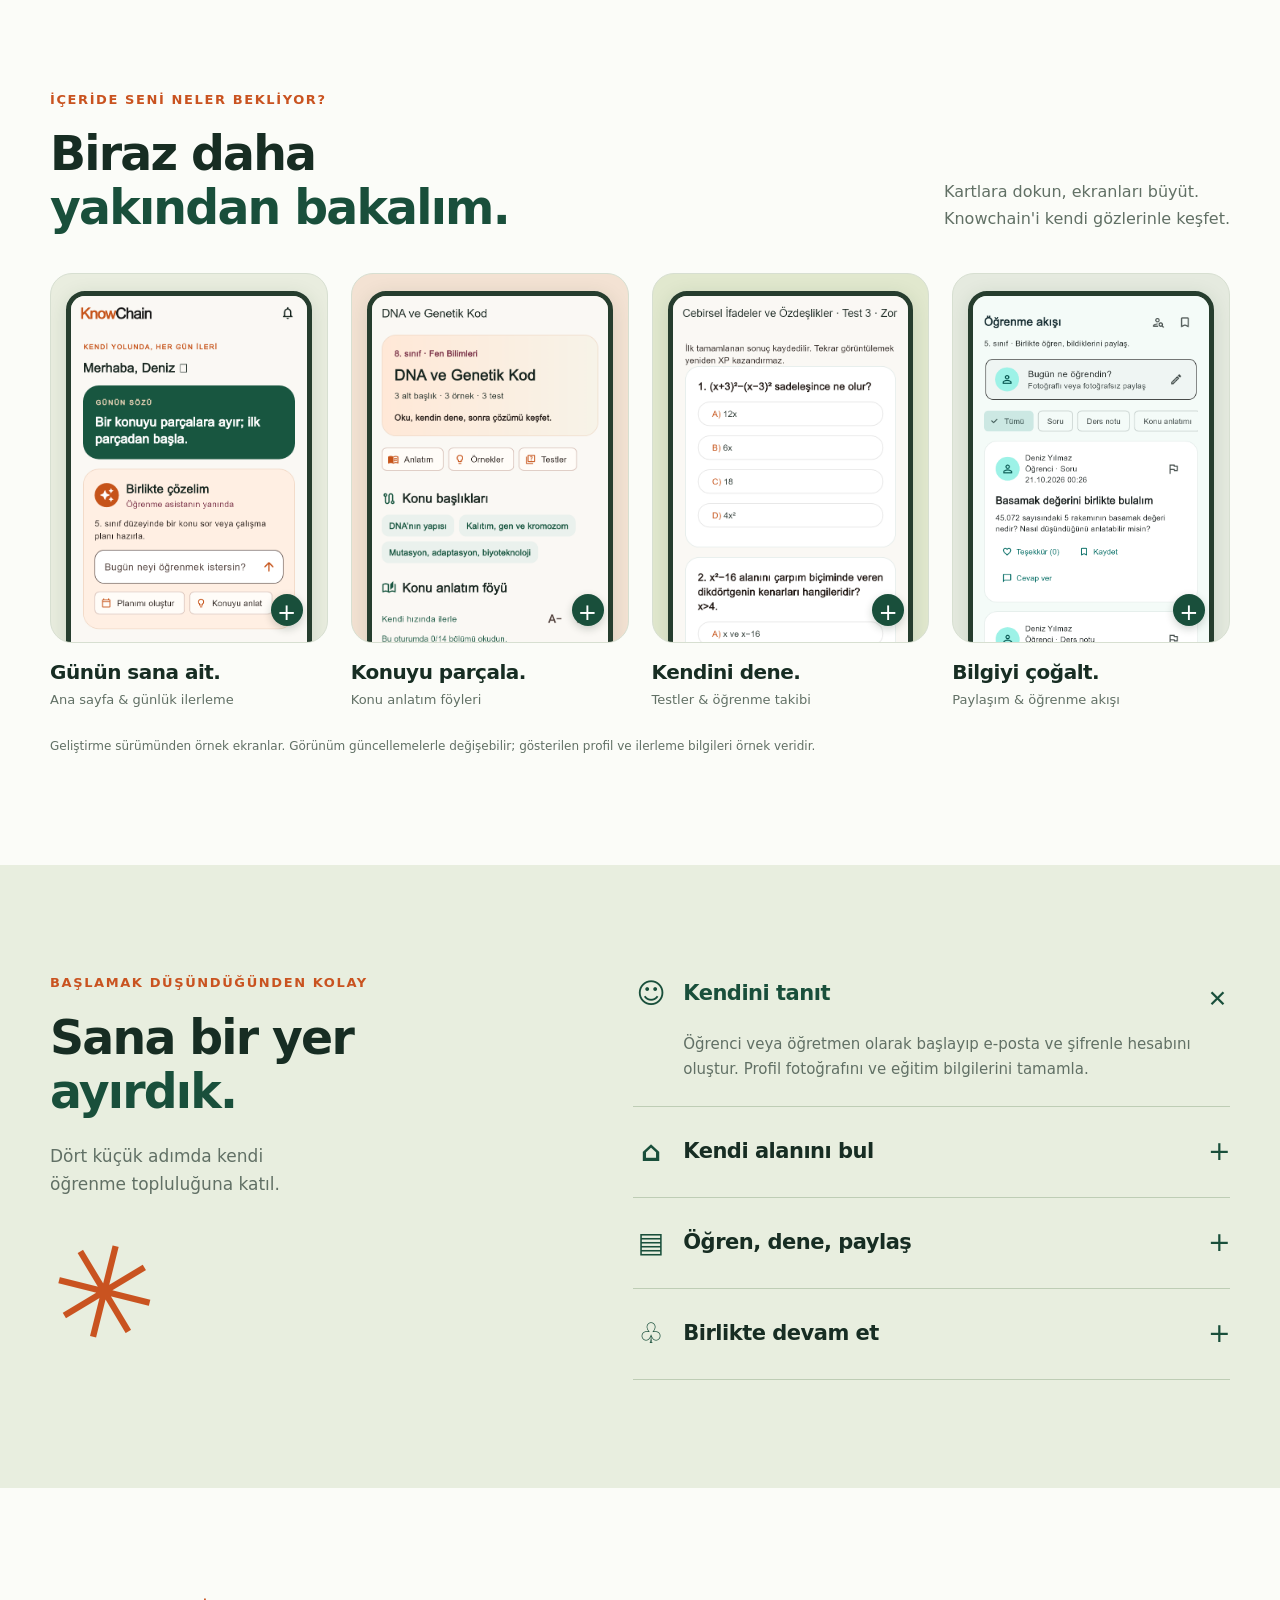
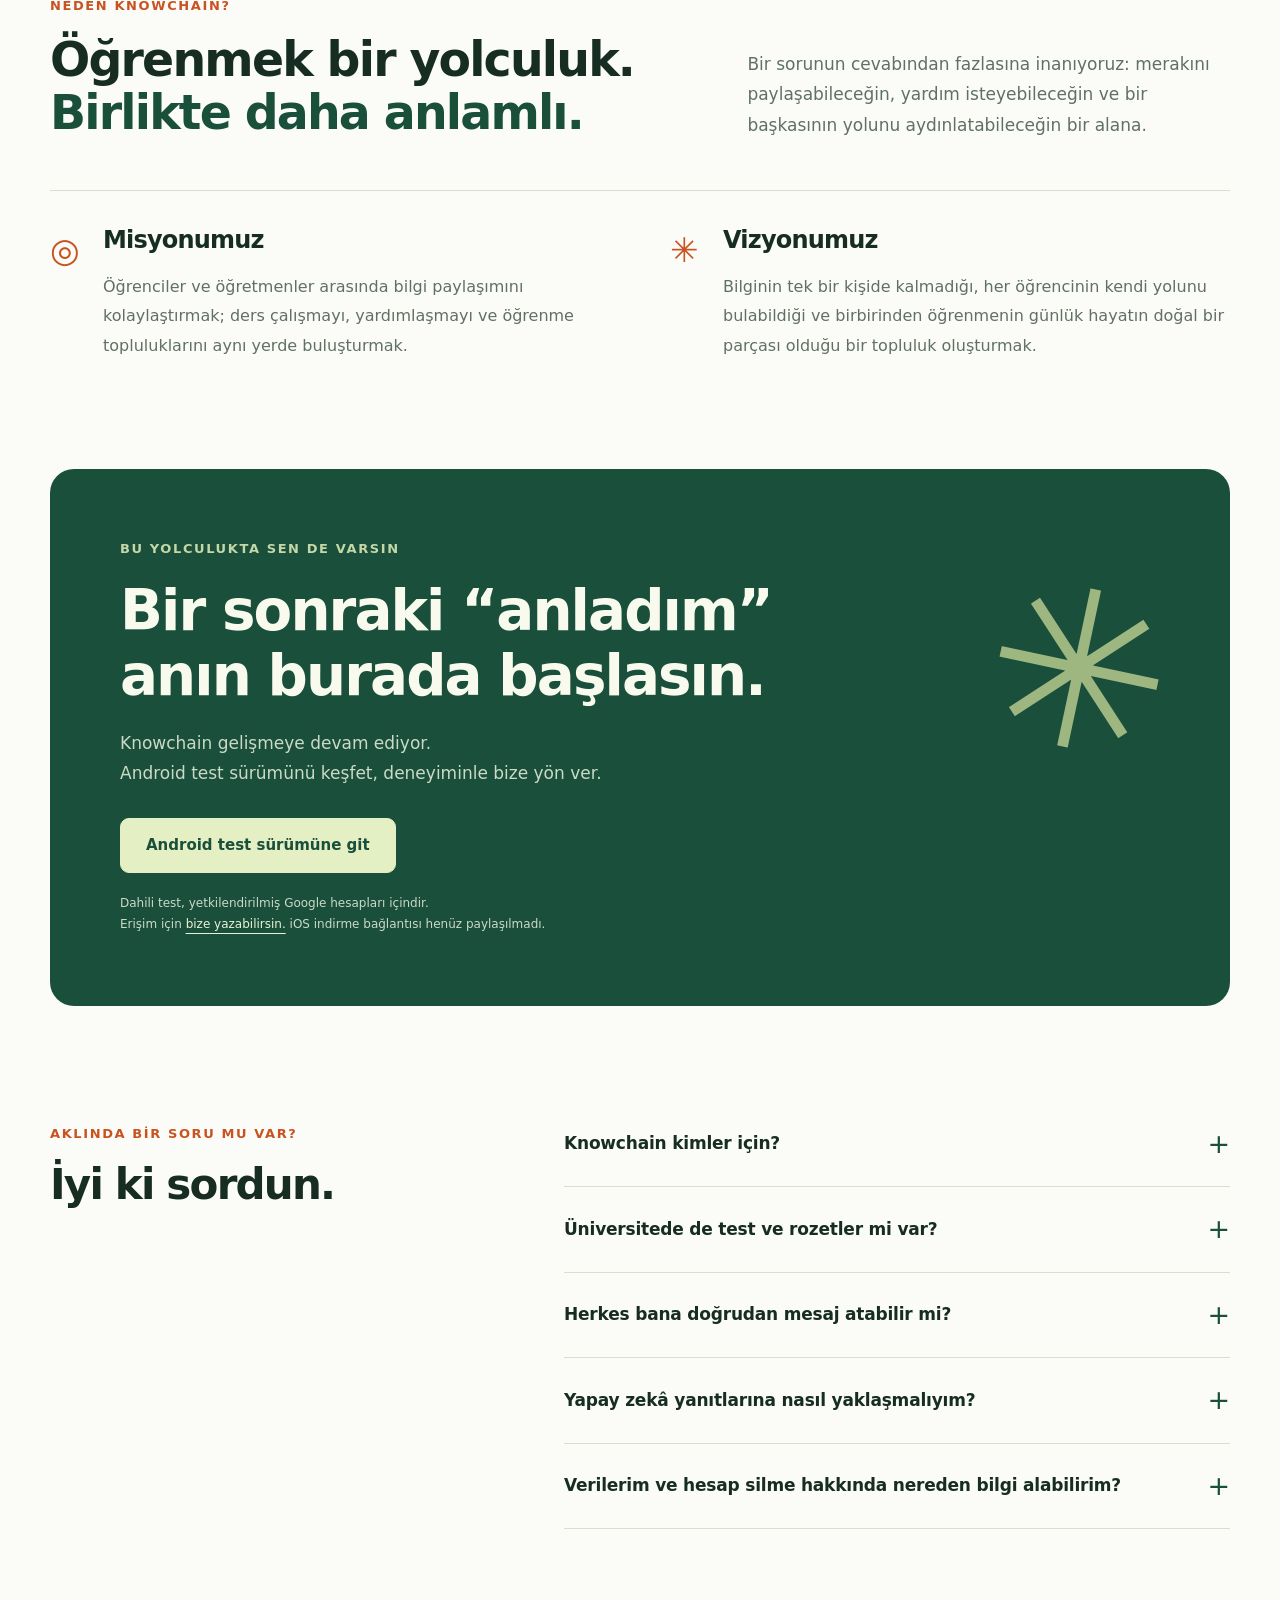
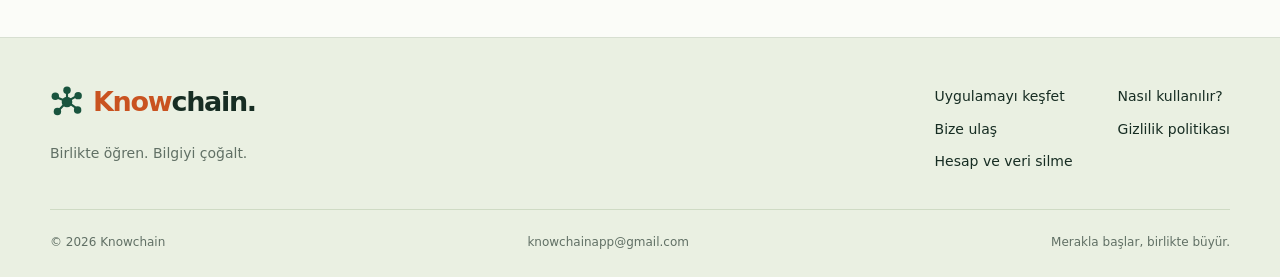
<file: tanitim/index.html>
<!doctype html>
<html lang="tr">
<head>
  <meta charset="utf-8">
  <meta name="viewport" content="width=device-width, initial-scale=1">
  <meta name="theme-color" content="#194f3b">
  <meta name="description" content="Knowchain ile konuları keşfet, bildiklerini paylaş ve kendi öğrenme topluluğunu kur. Öğrenciler ve öğretmenler için sosyal öğrenme alanı.">
  <meta property="og:title" content="Knowchain — Birlikte öğrenmenin yeni hâli">
  <meta property="og:description" content="Derslerden kampüs hayatına; öğren, paylaş ve bağ kur.">
  <meta property="og:type" content="website">
  <meta property="og:url" content="https://yunussemrey.github.io/knowchain-web/tanitim/">
  <title>Knowchain — Birlikte öğrenmenin yeni hâli</title>
  <link rel="icon" href="../favicon.png?v=2" type="image/png" sizes="48x48">
  <link rel="apple-touch-icon" href="../apple-touch-icon.png?v=2">
  <link rel="stylesheet" href="style.css">
  <script src="app.js" defer></script>
</head>
<body>
<a class="skip" href="#icerik">İçeriğe geç</a>
<header class="header">
  <div class="container navigation">
    <a href="#" class="brand" aria-label="Knowchain ana sayfa"><img src="assets/mark.svg" alt="" width="34" height="34"><span><b>Know</b>chain<span class="brand-period">.</span></span></a>
    <button class="menu-toggle" type="button" aria-expanded="false" aria-controls="navigation-links" aria-label="Menüyü aç"><span></span><span></span></button>
    <nav id="navigation-links" aria-label="Ana menü">
      <a href="#deneyim">Keşfet</a><a href="#ekranlar">Uygulamadan</a><a href="#nasil">Nasıl kullanılır?</a><a href="#hakkimizda">Hikâyemiz</a>
    </nav>
    <a class="button button-small header-cta" href="#katil">Aramıza katıl</a>
  </div>
</header>
<main id="icerik">
<section class="hero container" aria-labelledby="hero-title">
  <div class="hero-copy">
    <p class="eyebrow"><span class="tiny-mark">✳</span> Birlikte öğrenmenin yeni hâli</p>
    <h1 id="hero-title">Bilgi paylaştıkça<br><span class="highlight">büyür.</span><br>Sen de.</h1>
    <p class="hero-description">Anlamadığın bir konu, paylaşacak bir not,<br class="desktop-break"> birlikte çalışacak bir arkadaş.<br>Hepsi için bir yer: <strong>Knowchain.</strong></p>
    <div class="hero-actions"><a class="button" href="#deneyim">Uygulamayı keşfet</a><a class="text-link" href="#ekranlar"><span class="play-icon" aria-hidden="true">▷</span> Yakından bak</a></div>
    <div class="hero-note"><span class="note-line"></span><span>Ortaokuldan üniversiteye,<br>öğrenme yolculuğunda yanındayız.</span></div>
  </div>
  <div class="hero-visual">
    <div class="orbit orbit-one"></div><div class="orbit orbit-two"></div><span class="visual-star star-one" aria-hidden="true">✳</span><span class="visual-star star-two" aria-hidden="true">✦</span>
    <div class="floating-label label-top"><span class="label-icon">✦</span><div>Birlikte çözelim<small>Öğrenme asistanın yanında</small></div></div>
    <div class="phone hero-phone"><div class="phone-camera"></div><img src="assets/home.png" alt="Knowchain ana ekranında öğrenme asistanı, motivasyon sözü ve günlük ilerleme" width="585" height="1266" fetchpriority="high"></div>
    <div class="floating-label label-bottom"><span class="check-icon">✓</span><div>Küçük adımlar.<small>Her gün biraz daha ileri.</small></div></div>
    <span class="visual-caption">Uygulamadan gerçek bir ekran</span>
  </div>
</section>
<div class="word-strip" aria-label="Knowchain ile öğren, paylaş, bağ kur"><div class="container"><span>Öğren.</span><i>✳</i><span>Paylaş.</span><i>✳</i><span>Bağ kur.</span><i>✳</i><span>Birlikte ilerle.</span></div></div>

<section class="section container experience" id="deneyim" aria-labelledby="experience-title">
  <div class="section-intro"><p class="eyebrow">Senin yolun, senin alanın</p><h2 id="experience-title">Herkese aynı ekran değil.<br><span>Sana uygun bir deneyim.</span></h2><p>Knowchain, eğitim hayatının farklı dönemlerinde<br class="desktop-break"> farklı ihtiyaçların olduğunu bilir.</p></div>
  <div class="audience-tabs" role="tablist" aria-label="Kullanıcı deneyimi">
    <button id="tab-school" role="tab" aria-selected="true" aria-controls="audience-panel" data-audience="school">Ortaokul & lise</button>
    <button id="tab-exam" role="tab" aria-selected="false" aria-controls="audience-panel" data-audience="exam" tabindex="-1">Sınava hazırlık</button>
    <button id="tab-campus" role="tab" aria-selected="false" aria-controls="audience-panel" data-audience="campus" tabindex="-1">Üniversite</button>
    <button id="tab-teacher" role="tab" aria-selected="false" aria-controls="audience-panel" data-audience="teacher" tabindex="-1">Öğretmen</button>
  </div>
  <div class="audience-panel" id="audience-panel" role="tabpanel" aria-labelledby="tab-school" tabindex="0">
    <div class="panel-art"><div class="paper paper-back"></div><div class="paper paper-front"><div class="paper-label" id="art-label">ÖĞRENME YOLCULUĞUM</div><div class="paper-title" id="art-title">Bir konuyu daha<br>birlikte aşalım.</div><div class="paper-rule"></div><div class="paper-checks" id="art-list"><span>✓ Konuyu keşfet</span><span>✓ Kendini dene</span><span>✓ Bildiğini paylaş</span></div><span class="paper-stamp" aria-hidden="true">✳</span></div></div>
    <div class="panel-copy"><span class="pill" id="audience-tag">Ortaokul & lise</span><h3 id="audience-title">Derslerin bir adım<br>daha anlaşılır olsun.</h3><p id="audience-description">Sınıfına uygun konu föyleriyle öğren, çözümlü örneklerle pekiştir. Kolay, normal ve zor testlerle kendini dene; arkadaşlarınla notlarını paylaş.</p><ul id="audience-features"><li>Konu anlatım föyleri ve örnek çözümler</li><li>Seviyene uygun testler ve sonuç takibi</li><li>Çalışma odaları, görevler ve rozetler</li></ul><a class="text-link" href="#nasil">İlk adımı birlikte atalım</a></div>
  </div>
</section>

<section class="features-section" aria-labelledby="features-title"><div class="container section">
  <div class="feature-heading"><div><p class="eyebrow">Bir uygulama, birçok bağlantı</p><h2 id="features-title">Öğrenmek için geldin.<br><span>Bir topluluk buldun.</span></h2></div><p>Tek başına çalıştığın anlarda da,<br>birlikte ürettiğiniz zamanlarda da.</p></div>
  <div class="feature-grid">
    <article class="feature feature-ai"><div class="feature-symbol" aria-hidden="true">✦</div><h3>“Bunu bir de<br>sen anlatır mısın?”</h3><p>Öğrenme asistanına dersle ilgili sorunu sor. Konuyu farklı bir açıdan ele al, çalışma planın için destek al.</p><div class="sample-prompt"><span>Bir konuyu küçük adımlara bölelim.</span><span aria-hidden="true">✦</span></div><small>Yapay zekâ yanılabilir. Yanıtları kaynaklarınla kontrol et.</small></article>
    <article class="feature feature-notes"><div class="feature-symbol" aria-hidden="true">▤</div><h3>Bir notun, birinin<br>“anladım” anı olabilir.</h3><p>Soru, ders notu ve konu anlatımı paylaş. Fotoğraf ekle, yorumlarda birlikte düşün. Üniversitede PDF ve Word belgelerini de paylaş.</p><div class="mini-tags"><span>Soru</span><span>Ders notu</span><span>Konu anlatımı</span></div></article>
    <article class="feature feature-focus"><div class="feature-symbol" aria-hidden="true">◷</div><h3>Biraz odak.<br>Biraz nefes.</h3><p>Pomodoro ile çalışmana ritim kat. Öğrenme ilerlemeni takip et, emek verdiğin zamanı görünür kıl.</p><span class="focus-display" aria-hidden="true">25<span>:</span>00</span></article>
    <article class="feature feature-social"><div class="feature-symbol" aria-hidden="true">♧</div><h3>Aynı yolda<br>yürüyenleri bul.</h3><p>Arkadaşlık isteği gönder, kabul edilen sohbetlerle iletişime geç. Çalışma odalarında buluş; üniversitede kulüpleri keşfet.</p><div class="connection-graphic" aria-hidden="true"><span>A</span><i></i><span>K</span><i></i><span>S</span></div></article>
  </div>
</div></section>

<section class="section container screens-section" id="ekranlar" aria-labelledby="screens-title">
  <div class="feature-heading"><div><p class="eyebrow">İçeride seni neler bekliyor?</p><h2 id="screens-title">Biraz daha<br><span>yakından bakalım.</span></h2></div><p>Kartlara dokun, ekranları büyüt.<br>Knowchain'i kendi gözlerinle keşfet.</p></div>
  <div class="screen-gallery">
    <button class="screen-card" type="button" data-screen="assets/home.png" data-title="Kendi hızında, her gün ileri" data-caption="Öğrenme asistanı, günlük motivasyon ve çalışma ilerlemesi aynı ekranda."><div class="screen-image"><img src="assets/home.png" alt="Ana sayfa ekran görüntüsünü büyüt" width="585" height="1266" loading="lazy"><span class="zoom-badge" aria-hidden="true">+</span></div><h3>Günün sana ait.</h3><p>Ana sayfa & günlük ilerleme</p></button>
    <button class="screen-card" type="button" data-screen="assets/reader.png" data-title="Oku, dene, çözümü keşfet" data-caption="Konu anlatımı, çözümlü örnekler ve testler arasında ilerle."><div class="screen-image"><img src="assets/reader.png" alt="Konu föyü ekran görüntüsünü büyüt" width="585" height="1266" loading="lazy"><span class="zoom-badge" aria-hidden="true">+</span></div><h3>Konuyu parçala.</h3><p>Konu anlatım föyleri</p></button>
    <button class="screen-card" type="button" data-screen="assets/test.png" data-title="Öğrendiklerini kendin gör" data-caption="Testlerle konuyu pekiştir ve cevaplarını değerlendir."><div class="screen-image"><img src="assets/test.png" alt="Matematik testi ekran görüntüsünü büyüt" width="585" height="1266" loading="lazy"><span class="zoom-badge" aria-hidden="true">+</span></div><h3>Kendini dene.</h3><p>Testler & öğrenme takibi</p></button>
    <button class="screen-card" type="button" data-screen="assets/feed.png" data-title="Bildiğin bir şey, bir başkasına yol açsın" data-caption="Sorular, ders notları ve konu paylaşımlarıyla birlikte öğren."><div class="screen-image"><img src="assets/feed.png" alt="Öğrenme akışı ekran görüntüsünü büyüt" width="645" height="1398" loading="lazy"><span class="zoom-badge" aria-hidden="true">+</span></div><h3>Bilgiyi çoğalt.</h3><p>Paylaşım & öğrenme akışı</p></button>
  </div>
  <p class="gallery-note">Geliştirme sürümünden örnek ekranlar. Görünüm güncellemelerle değişebilir; gösterilen profil ve ilerleme bilgileri örnek veridir.</p>
</section>

<section class="how-section" id="nasil" aria-labelledby="how-title"><div class="container section how-layout">
  <div><p class="eyebrow">Başlamak düşündüğünden kolay</p><h2 id="how-title">Sana bir yer<br><span>ayırdık.</span></h2><p>Dört küçük adımda kendi<br>öğrenme topluluğuna katıl.</p><div class="how-flower" aria-hidden="true">✳</div></div>
  <div class="steps">
    <details open><summary><span class="step-icon" aria-hidden="true">☺</span> Kendini tanıt<span class="plus" aria-hidden="true">+</span></summary><div class="step-body"><p>Öğrenci veya öğretmen olarak başlayıp e-posta ve şifrenle hesabını oluştur. Profil fotoğrafını ve eğitim bilgilerini tamamla.</p></div></details>
    <details><summary><span class="step-icon" aria-hidden="true">⌂</span> Kendi alanını bul<span class="plus" aria-hidden="true">+</span></summary><div class="step-body"><p>Okul, sınıf ve şubeni; üniversitedeysen üniversite ve bölümünü seç. Mezunsan hazırlandığın sınavı belirt. Sana uygun içerik ve topluluklarla karşılaş.</p></div></details>
    <details><summary><span class="step-icon" aria-hidden="true">▤</span> Öğren, dene, paylaş<span class="plus" aria-hidden="true">+</span></summary><div class="step-body"><p>Okul ve sınav hazırlığında föyler ve testlerle ilerle. Üniversitede kulüplere, notlara ve kampüs gündemine göz at. Sorularını ve bildiklerini akışta paylaş.</p></div></details>
    <details><summary><span class="step-icon" aria-hidden="true">♧</span> Birlikte devam et<span class="plus" aria-hidden="true">+</span></summary><div class="step-body"><p>Arkadaşlık istekleriyle bağlantı kur, onaylanan mesajlaşma istekleriyle sohbet et. Kulüplere katılma isteği gönder veya kendi çalışma alanını oluştur.</p></div></details>
  </div>
</div></section>

<section class="section container story" id="hakkimizda" aria-labelledby="story-title"><p class="eyebrow">Neden Knowchain?</p><div class="story-top"><h2 id="story-title">Öğrenmek bir yolculuk.<br><span>Birlikte daha anlamlı.</span></h2><p>Bir sorunun cevabından fazlasına inanıyoruz: merakını paylaşabileceğin, yardım isteyebileceğin ve bir başkasının yolunu aydınlatabileceğin bir alana.</p></div><div class="mission-grid"><article><span class="mission-symbol" aria-hidden="true">◎</span><h3>Misyonumuz</h3><p>Öğrenciler ve öğretmenler arasında bilgi paylaşımını kolaylaştırmak; ders çalışmayı, yardımlaşmayı ve öğrenme topluluklarını aynı yerde buluşturmak.</p></article><article><span class="mission-symbol" aria-hidden="true">✳</span><h3>Vizyonumuz</h3><p>Bilginin tek bir kişide kalmadığı, her öğrencinin kendi yolunu bulabildiği ve birbirinden öğrenmenin günlük hayatın doğal bir parçası olduğu bir topluluk oluşturmak.</p></article></div></section>

<section class="container join-section" id="katil" aria-labelledby="join-title"><div class="join-inner"><span class="join-star" aria-hidden="true">✳</span><p class="eyebrow">Bu yolculukta sen de varsın</p><h2 id="join-title">Bir sonraki “anladım”<br>anın burada başlasın.</h2><p>Knowchain gelişmeye devam ediyor.<br>Android test sürümünü keşfet, deneyiminle bize yön ver.</p><a class="button button-light" href="https://play.google.com/apps/internaltest/4701284513614364819" target="_blank" rel="noopener noreferrer">Android test sürümüne git</a><p class="test-note">Dahili test, yetkilendirilmiş Google hesapları içindir.<br>Erişim için <a href="mailto:knowchainapp@gmail.com?subject=Knowchain%20test%20eri%C5%9Fimi">bize yazabilirsin.</a> iOS indirme bağlantısı henüz paylaşılmadı.</p></div></section>

<section class="section container faq" aria-labelledby="faq-title"><div><p class="eyebrow">Aklında bir soru mu var?</p><h2 id="faq-title">İyi ki sordun.</h2></div><div class="faq-list">
  <details><summary>Knowchain kimler için?<span class="plus" aria-hidden="true">+</span></summary><p>Ortaokul, lise ve üniversite öğrencileri; sınava hazırlanan mezunlar ve öğretmenler için. Karşına çıkan özellikler seçtiğin kullanıcı türüne ve eğitim düzeyine göre değişir.</p></details>
  <details><summary>Üniversitede de test ve rozetler mi var?<span class="plus" aria-hidden="true">+</span></summary><p>Üniversite deneyimi daha çok sosyal paylaşım ve kampüs hayatına odaklanır. Kulüpler, ders notları, belge paylaşımı, üniversite duyuruları ve ilgi alanları öne çıkar; öğrenci oyunlaştırması gösterilmez.</p></details>
  <details><summary>Herkes bana doğrudan mesaj atabilir mi?<span class="plus" aria-hidden="true">+</span></summary><p>Özel sohbet için arkadaşlık ve mesajlaşma isteklerinin kabul edilmesi gerekir. Kulüplerin de katılma isteği ve davet akışları vardır. Öğretmenlerin atanmış şubelerine açtığı bazı çalışma odaları farklı üyelik kuralları kullanır.</p></details>
  <details><summary>Yapay zekâ yanıtlarına nasıl yaklaşmalıyım?<span class="plus" aria-hidden="true">+</span></summary><p>Asistanı öğrenmene destek olarak kullan. Yanıtlar hatalı veya eksik olabilir; ders kaynakların ve öğretmeninle karşılaştır. İçerik denetimi de her uygunsuz davranışı kesin olarak tespit etmez.</p></details>
  <details><summary>Verilerim ve hesap silme hakkında nereden bilgi alabilirim?<span class="plus" aria-hidden="true">+</span></summary><p><a href="../">Gizlilik politikamızda</a> veri kullanımı ve saklama süreleri açıklanır. <a href="../#silme">Hesap ve veri silme bölümünden</a> iletişim adresimize ulaşabilirsin. Silme talepleri e-posta üzerinden değerlendirilir.</p></details>
</div></section>
</main>
<footer><div class="container"><div class="footer-top"><div><a href="#" class="brand"><img src="assets/mark.svg" alt="" width="34" height="34"><span><b>Know</b>chain.</span></a><p>Birlikte öğren. Bilgiyi çoğalt.</p></div><div class="footer-links"><a href="#deneyim">Uygulamayı keşfet</a><a href="#nasil">Nasıl kullanılır?</a><a href="mailto:knowchainapp@gmail.com">Bize ulaş</a><a href="../">Gizlilik politikası</a><a href="../#silme">Hesap ve veri silme</a></div></div><div class="footer-bottom"><span>© 2026 Knowchain</span><a href="mailto:knowchainapp@gmail.com">knowchainapp@gmail.com</a><span>Merakla başlar, birlikte büyür.</span></div></div></footer>
<dialog id="screen-dialog" aria-labelledby="dialog-title"><button class="dialog-close" type="button" aria-label="Ekran görüntüsünü kapat">×</button><div class="dialog-copy"><p class="eyebrow">Knowchain'i keşfet</p><h2 id="dialog-title"></h2><p id="dialog-caption"></p><p class="dialog-count" aria-live="polite"></p><div class="dialog-controls"><button type="button" id="previous-screen" aria-label="Önceki ekran">Önceki</button><button type="button" id="next-screen" aria-label="Sonraki ekran">Sonraki</button></div><small>Geliştirme sürümünden örnek ekran.</small></div><div class="dialog-image"><img id="dialog-image" alt=""></div></dialog>
</body>
</html>
</file>
<file: tanitim/style.css>
:root{--ink:#172d23;--green:#194f3b;--orange:#c95320;--soft:#eff3e9;--paper:#fbfcf8;--muted:#617065;--line:#d7dfd1;--peach:#f6e0d0;--radius:24px;color-scheme:light}
*{box-sizing:border-box}html{scroll-behavior:smooth;scroll-padding-top:110px}body{margin:0;background:var(--paper);color:var(--ink);font-family:system-ui,-apple-system,BlinkMacSystemFont,"Segoe UI",sans-serif;font-size:16px;line-height:1.65}button,a{-webkit-tap-highlight-color:transparent}button,input{font:inherit}button{cursor:pointer}a{color:inherit;text-underline-offset:5px}a:hover{color:var(--orange)}img{max-width:100%;display:block}h1,h2,h3,p{margin:0}h1,h2,h3{line-height:1.14}h2{font-size:clamp(32px,3.7vw,50px);letter-spacing:-1.8px;font-weight:700}h2 span{color:var(--green)}h3{font-size:27px;letter-spacing:-.8px}p{color:var(--muted)}:focus-visible{outline:3px solid var(--orange);outline-offset:5px}.container{width:min(1180px,calc(100% - 88px));margin-inline:auto}.section{padding-top:108px;padding-bottom:108px}.eyebrow{color:var(--orange);font-size:13px;letter-spacing:1.6px;font-weight:750;text-transform:uppercase;line-height:1.6}.button{display:inline-flex;align-items:center;justify-content:center;min-height:54px;padding:14px 25px;background:var(--green);color:#fff;border:1px solid var(--green);border-radius:9px;text-decoration:none;font-size:15px;font-weight:650;transition:background .2s,transform .2s}.button:hover{color:#fff;background:#246448;transform:translateY(-2px)}.button-small{min-height:44px;padding:10px 19px;font-size:14px}.text-link{font-weight:650;text-decoration:none;font-size:15px;display:inline-flex;align-items:center;gap:9px}.text-link:hover{text-decoration:underline}.skip{position:fixed;left:16px;top:-80px;z-index:100;background:white;padding:12px}.skip:focus{top:15px}.header{position:sticky;top:0;z-index:20;background:#fbfcf8f5;backdrop-filter:blur(14px);border-bottom:1px solid #d7dfd180}.navigation{height:88px;display:flex;align-items:center;justify-content:space-between;gap:24px}.brand{display:inline-flex;align-items:center;gap:9px;color:var(--ink);font-size:27px;font-weight:750;letter-spacing:-1.3px;text-decoration:none;line-height:1.2}.brand b,.brand-period{color:var(--orange)}.brand img{flex:none}.navigation nav{display:flex;gap:28px;align-items:center}.navigation nav a{font-size:14px;text-decoration:none;font-weight:550}.navigation nav a:hover{color:var(--orange)}.menu-toggle{display:none}.hero{min-height:760px;display:grid;grid-template-columns:1.04fr 1fr;align-items:center;gap:20px;padding-top:45px;padding-bottom:62px}.hero .eyebrow{display:flex;align-items:center;gap:10px;letter-spacing:1.2px}.tiny-mark{font-size:24px;line-height:1;color:var(--orange)}h1{font-size:clamp(62px,6.6vw,89px);font-weight:750;letter-spacing:-4px;line-height:1.02;margin-top:23px}.highlight{position:relative;color:var(--orange);z-index:0}.highlight:after{content:"";position:absolute;height:10px;left:0;right:-7px;bottom:1px;background:#efbd88;z-index:-1;transform:rotate(-3deg);border-radius:50%}.hero-description{font-size:18px;line-height:1.75;margin-top:27px}.hero-description strong{font-weight:650;color:var(--ink)}.hero-actions{display:flex;align-items:center;gap:25px;margin-top:31px}.play-icon{font-size:24px;font-weight:400}.hero-note{display:flex;align-items:center;gap:13px;margin-top:31px;font-size:13px;color:var(--muted);line-height:1.5}.note-line{display:block;width:36px;height:2px;background:#b4c7ad}.hero-visual{position:relative;min-height:640px;display:flex;align-items:center;justify-content:center;isolation:isolate}.orbit{position:absolute;z-index:-2;border-radius:50%;width:465px;height:465px;background:#e3eacb;top:87px;left:34px}.orbit-two{background:transparent;border:1px solid #bccb9f;width:510px;height:510px;top:65px;left:12px;transform:rotate(17deg);border-radius:47% 53% 44% 56%}.phone{border:8px solid #223b2c;border-radius:39px;overflow:hidden;position:relative;background:#faf8f4;box-shadow:0 25px 55px #1e402633,0 4px 7px #10231621}.hero-phone{width:270px;height:565px;transform:rotate(7deg);z-index:1}.hero-phone img{width:100%;height:100%;object-fit:cover;object-position:top}.phone-camera{position:absolute;width:73px;height:17px;background:#223b2c;top:0;left:50%;transform:translateX(-50%);border-radius:0 0 12px 12px;z-index:2}.floating-label{position:absolute;display:flex;align-items:center;gap:13px;background:#fffefb;border:1px solid #e1dfd3;border-radius:15px;box-shadow:0 12px 30px #183b2512;z-index:3;padding:15px 18px;font-size:15px;line-height:1.3;font-weight:650}.floating-label small{display:block;font-size:12px;font-weight:400;color:var(--muted);margin-top:5px}.label-top{top:69px;left:-13px;transform:rotate(-4deg)}.label-bottom{bottom:70px;right:-4px;transform:rotate(-5deg)}.label-icon{display:flex;align-items:center;justify-content:center;background:#fcdfbf;border-radius:50%;color:var(--orange);width:40px;height:40px;font-size:27px}.check-icon{display:flex;align-items:center;justify-content:center;background:#e7efde;border-radius:50%;color:var(--green);width:39px;height:39px;font-size:23px}.visual-star{position:absolute;color:var(--orange);line-height:1;z-index:3}.star-one{font-size:80px;top:44px;right:10px;transform:rotate(12deg)}.star-two{font-size:47px;bottom:74px;left:33px}.visual-caption{position:absolute;bottom:9px;font-size:12px;color:var(--muted)}.word-strip{background:var(--green);color:#eaf2de;padding:22px 0}.word-strip .container{display:flex;justify-content:space-between;align-items:center;gap:18px}.word-strip span{font-size:23px;font-weight:550;letter-spacing:-.5px}.word-strip i{font-size:25px;color:#c4d89e;font-style:normal}.section-intro{text-align:center}.section-intro h2{margin:15px 0 19px}.section-intro>p:last-child{font-size:17px}.audience-tabs{display:flex;width:max-content;max-width:100%;margin:35px auto 32px;background:#eaf0e2;padding:6px;border-radius:11px;gap:4px}.audience-tabs button{border:0;background:transparent;border-radius:7px;padding:11px 22px;color:var(--muted);font-size:14px;white-space:nowrap;font-weight:650}.audience-tabs button[aria-selected=true]{background:var(--green);color:#fff;box-shadow:0 3px 8px #133b2520}.audience-panel{display:grid;grid-template-columns:1fr 1fr;background:var(--soft);border:1px solid var(--line);border-radius:var(--radius);min-height:400px;overflow:hidden}.panel-art{position:relative;display:flex;align-items:center;justify-content:center;padding:48px 25px;background:#e4ead6}.paper{width:290px;min-height:300px;border-radius:8px;position:relative;padding:30px;background:#fffef8;box-shadow:0 5px 20px #243a2012}.paper-back{position:absolute;transform:rotate(-9deg);background:#bed09f;width:285px;min-height:306px}.paper-front{transform:rotate(4deg)}.paper-label{font-size:11px;font-weight:750;color:var(--muted);letter-spacing:1.4px}.paper-title{font-size:29px;line-height:1.2;letter-spacing:-.9px;color:var(--green);font-weight:700;margin-top:25px;max-width:225px}.paper-rule{height:1px;background:#dfe4d6;margin:19px 0}.paper-checks{display:flex;flex-direction:column;gap:8px;font-size:13px;color:#45603b}.paper-stamp{position:absolute;right:17px;bottom:16px;font-size:70px;line-height:1;color:var(--orange);transform:rotate(-10deg)}.panel-copy{padding:45px 45px 39px}.pill{display:inline-block;background:#dfe8d6;padding:4px 10px;border-radius:5px;color:var(--green);font-size:12px;font-weight:650}.panel-copy h3{font-size:31px;line-height:1.2;margin:16px 0}.panel-copy p{font-size:15px;line-height:1.75}.panel-copy ul{list-style:none;padding:0;margin:20px 0;color:var(--ink);font-size:14px}.panel-copy li{padding:4px 0 4px 23px;position:relative}.panel-copy li:before{content:"✓";position:absolute;left:0;color:var(--green)}.features-section{background:#eff3e9}.feature-heading{display:flex;justify-content:space-between;gap:32px;align-items:flex-end;margin-bottom:38px}.feature-heading h2{margin-top:16px}.feature-heading>p{font-size:16px;max-width:350px;margin-bottom:3px}.feature-grid{display:grid;grid-template-columns:1.22fr 1fr;gap:18px}.feature{border-radius:20px;padding:32px 36px;position:relative;overflow:hidden}.feature h3{margin:16px 0}.feature p{font-size:15px;max-width:440px;line-height:1.75}.feature-ai{background:#f7e3d2;grid-row:span 2;padding:38px}.feature-ai h3{font-size:38px;line-height:1.17;margin-top:36px}.feature-ai p{max-width:370px}.feature-symbol{font-size:29px;color:var(--green);line-height:1}.feature-ai .feature-symbol{color:var(--orange);font-size:49px}.sample-prompt{display:flex;align-items:center;justify-content:space-between;gap:15px;background:#fffaf3;border:1px solid #e0bd9d;border-radius:11px;padding:18px;margin-top:46px;max-width:400px;color:#73533e;font-size:14px;transform:rotate(-2deg)}.sample-prompt span:last-child{font-size:25px;color:var(--orange)}.feature-ai small{display:block;margin-top:25px;color:#766252;font-size:12px;max-width:360px}.feature-notes{background:#fffef9}.mini-tags{display:flex;gap:8px;flex-wrap:wrap;margin-top:21px}.mini-tags span{font-size:12px;padding:5px 11px;border-radius:5px;background:#e9eee0;color:var(--green)}.feature-focus{background:#dce7cc;min-height:247px}.focus-display{display:block;font-size:56px;font-weight:650;letter-spacing:-3px;color:var(--green);line-height:1;margin-top:25px}.focus-display span{opacity:.4}.feature-social{background:var(--green);grid-column:1/-1;display:grid;grid-template-columns:45px 1fr 1.2fr auto;gap:22px;align-items:center;padding:32px 36px}.feature-social h3{color:#f3f5e7;margin:0;font-size:27px}.feature-social p{color:#d1dfd0;max-width:400px}.feature-social .feature-symbol{color:#bdcf9d;font-size:37px}.connection-graphic{display:flex;align-items:center;padding-left:10px}.connection-graphic span{width:44px;height:44px;background:#d9e7bd;border:3px solid #66875b;display:grid;place-items:center;border-radius:50%;font-size:14px;font-weight:700;color:var(--green)}.connection-graphic span:nth-of-type(2){background:#f3c19e;border-color:#b78c62}.connection-graphic i{display:block;width:19px;height:1px;background:#89a276}.screen-gallery{display:grid;grid-template-columns:repeat(4,minmax(0,1fr));gap:23px}.screen-card{padding:0;border:0;background:transparent;text-align:left;color:var(--ink)}.screen-image{height:370px;overflow:hidden;background:#e9eddf;border:1px solid var(--line);border-radius:22px;padding:17px 15px 0;position:relative;transition:transform .25s,box-shadow .25s}.screen-image img{border:5px solid #263d2e;border-radius:19px 19px 0 0;width:100%;height:auto;min-height:100%;object-fit:cover;object-position:top;box-shadow:0 5px 20px #233f2620}.screen-card:nth-child(2) .screen-image{background:#f3e2d3}.screen-card:nth-child(3) .screen-image{background:#e1e8ce}.screen-card:nth-child(4) .screen-image{background:#e5eadf}.screen-card:hover .screen-image{transform:translateY(-6px);box-shadow:0 15px 30px #1d402111}.screen-card h3{font-size:20px;letter-spacing:-.5px;margin:18px 0 5px}.screen-card p{font-size:13px}.zoom-badge{position:absolute;right:24px;bottom:16px;display:grid;place-items:center;width:32px;height:32px;border-radius:50%;background:var(--green);color:white;font-size:23px;box-shadow:0 3px 8px #10231633}.gallery-note{font-size:12px;max-width:780px;margin-top:27px}.how-section{background:#e8eedf}.how-layout{display:grid;grid-template-columns:.9fr 1.1fr;gap:95px}.how-layout h2{margin:17px 0 23px}.how-layout>div>p:last-of-type{font-size:17px}.how-flower{color:var(--orange);font-size:128px;line-height:1;margin-top:32px;width:max-content;transform:rotate(14deg)}.steps details{border-bottom:1px solid #becdb5;padding:24px 0}.steps details:first-child{padding-top:0}.steps summary,.faq summary{list-style:none;cursor:pointer;display:flex;align-items:center;gap:15px;font-size:21px;font-weight:650;letter-spacing:-.5px;line-height:1.5}.steps summary::-webkit-details-marker,.faq summary::-webkit-details-marker{display:none}.step-icon{width:35px;text-align:center;color:var(--green);font-size:28px;flex:none}.plus{margin-left:auto;color:var(--green);font-size:27px;font-weight:400;transition:transform .2s;padding-left:10px}details[open] summary .plus{transform:rotate(45deg)}.step-body{padding:17px 28px 0 50px;font-size:15px}.steps details[open] summary{color:var(--green)}.story-top{display:grid;grid-template-columns:1.3fr 1fr;align-items:end;gap:70px;margin-top:16px}.story-top>p{font-size:17px;line-height:1.8}.mission-grid{display:grid;grid-template-columns:1fr 1fr;gap:60px;margin-top:50px;padding-top:36px;border-top:1px solid var(--line)}.mission-grid article{position:relative;padding-left:53px}.mission-grid h3{font-size:24px;margin-bottom:17px}.mission-grid p{font-size:16px;line-height:1.85}.mission-symbol{position:absolute;left:0;top:-5px;font-size:34px;color:var(--orange)}.join-section{padding-bottom:10px}.join-inner{background:var(--green);padding:70px;border-radius:24px;color:#f8faed;position:relative;overflow:hidden}.join-inner>.eyebrow{color:#c4d7a7}.join-inner h2{font-size:clamp(33px,4.4vw,57px);letter-spacing:-1.9px;margin:20px 0}.join-inner>p:not(.eyebrow){color:#cbdac6;font-size:17px;line-height:1.8}.button-light{background:#e4efc3;color:var(--green);border-color:#e4efc3;margin-top:29px}.button-light:hover{background:#f0f7dc;color:var(--green)}.join-inner>.test-note{font-size:12px!important;margin-top:20px;max-width:650px}.test-note a{color:#e9f2d7}.join-star{position:absolute;right:60px;top:93px;color:#c0d293;font-size:220px;line-height:1;transform:rotate(12deg);opacity:.8}.faq{display:grid;grid-template-columns:.8fr 1.2fr;gap:70px}.faq h2{margin-top:16px;font-size:42px}.faq-list details{border-bottom:1px solid var(--line);padding:22px 0}.faq-list details:first-child{padding-top:0}.faq summary{font-size:17px;letter-spacing:-.2px}.faq details>p{font-size:15px;margin:16px 25px 0 0}.faq details a{color:var(--green)}footer{background:#eaf0e2;border-top:1px solid var(--line);padding:47px 0 25px}.footer-top{display:flex;justify-content:space-between;gap:40px;padding-bottom:36px}.footer-top p{font-size:14px;margin-top:14px}.footer-links{display:grid;grid-template-columns:auto auto;gap:9px 45px;align-items:center}.footer-links a{font-size:14px;text-decoration:none}.footer-links a:hover{text-decoration:underline}.footer-bottom{display:flex;justify-content:space-between;gap:20px;border-top:1px solid #cfdbc4;padding-top:23px;color:var(--muted);font-size:12px}.footer-bottom a{text-decoration:none}
dialog{width:min(940px,calc(100% - 32px));max-height:90dvh;border:0;padding:0;background:var(--paper);color:var(--ink);border-radius:22px;box-shadow:0 35px 100px #0005;overflow:auto}dialog[open]{display:grid;grid-template-columns:1fr 1fr}dialog::backdrop{background:#10281ed9;backdrop-filter:blur(8px)}.dialog-close{position:absolute;right:15px;top:12px;width:40px;height:40px;border:1px solid var(--line);background:var(--paper);color:var(--ink);border-radius:50%;font-size:28px;z-index:2;line-height:1}.dialog-copy{padding:65px 35px 35px}.dialog-copy h2{font-size:36px;letter-spacing:-1px;margin:18px 0}.dialog-copy>p{font-size:16px}.dialog-copy>small{font-size:12px;color:var(--muted);display:block;margin-top:30px}.dialog-count{margin-top:28px;font-size:13px!important}.dialog-controls{display:flex;gap:10px;margin-top:15px}.dialog-controls button{border:1px solid var(--green);background:transparent;color:var(--green);font-size:14px;border-radius:7px;padding:8px 15px}.dialog-controls button:hover{background:#e3ead9}.dialog-image{padding:25px 45px;background:#e4ebd9;overflow-y:auto;max-height:90dvh}.dialog-image img{width:100%;height:auto;border:6px solid #29422e;border-radius:23px;box-shadow:0 10px 35px #173b2220}.js .reveal{opacity:0;transform:translateY(18px);transition:opacity .6s,transform .6s}.js .reveal.visible{opacity:1;transform:none}
@media(min-width:1500px){.hero{min-height:820px}.hero-visual{transform:scale(1.06)}}
@media(max-width:1100px){.container{width:calc(100% - 64px)}.navigation nav{gap:17px}.navigation nav a{font-size:13px}.hero{gap:0}.hero-visual{transform:scale(.89);transform-origin:center right}.hero-copy{z-index:3}.hero h1{font-size:73px}.hero-description{font-size:17px}.label-top{left:-10px}.feature-social{grid-template-columns:35px 1fr 1.2fr}.connection-graphic{display:none}.screen-image{height:315px;padding:13px 11px 0}.screen-gallery{gap:16px}.join-star{font-size:150px;right:35px;top:125px}.how-layout{gap:60px}.panel-copy{padding:35px 30px}.paper{width:255px}.paper-back{width:250px}.paper-title{font-size:27px}.faq{gap:45px}}
@media(max-width:820px){.container{width:calc(100% - 40px)}.section{padding-top:78px;padding-bottom:78px}.header-cta{display:none}.navigation{height:76px}.brand{font-size:25px}.hero{grid-template-columns:1fr 1fr;min-height:675px;padding-top:45px;padding-bottom:35px;overflow:visible}.hero h1{font-size:61px;letter-spacing:-3px}.hero .eyebrow{font-size:11px;letter-spacing:.5px}.hero-description{font-size:16px}.hero-visual{min-height:570px;transform:scale(.76);transform-origin:left center;width:440px;margin-left:-12px}.hero-actions{flex-direction:column;align-items:flex-start;gap:17px}.orbit-one{left:-4px}.orbit-two{left:-27px}.label-top{left:-23px}.label-bottom{right:-4px}.hero-note{font-size:12px}.hero-phone{margin-left:-35px}.star-one{right:35px}.word-strip span{font-size:18px}.word-strip i{font-size:20px}.audience-tabs button{padding:10px 15px;font-size:13px}.audience-panel{grid-template-columns:.9fr 1.1fr}.panel-art{padding:35px 15px}.paper{width:220px;padding:24px}.paper-back{width:215px}.paper-title{font-size:24px}.paper-stamp{font-size:55px}.paper-checks{font-size:12px}.panel-copy{padding:30px 25px}.panel-copy h3{font-size:27px}.feature-grid{gap:14px}.feature{padding:28px}.feature-ai h3{font-size:32px}.feature h3{font-size:26px}.feature-social{grid-template-columns:1fr 1.1fr;gap:18px}.feature-social .feature-symbol{display:none}.screen-gallery{grid-template-columns:1fr 1fr;gap:30px 22px}.screen-image{height:400px;padding:20px 22px 0}.feature-heading{gap:25px}.feature-heading>p{max-width:235px;font-size:15px}.how-layout{grid-template-columns:.8fr 1.2fr;gap:35px}.steps summary{font-size:18px}.step-body{padding-left:42px}.story-top{gap:35px;grid-template-columns:1fr 1fr}.story-top p{font-size:16px}.mission-grid{gap:30px}.join-inner{padding:48px}.join-star{font-size:110px;right:30px;top:70px;opacity:.35}.faq{grid-template-columns:1fr;gap:35px}.footer-bottom{flex-wrap:wrap}.footer-bottom span:last-child{display:none}}
@media(max-width:600px){html{scroll-padding-top:95px}.container{width:calc(100% - 40px)}.section{padding-top:65px;padding-bottom:65px}.navigation{height:72px}.brand{font-size:25px}.brand img{width:30px;height:30px}.menu-toggle{display:flex;flex-direction:column;gap:6px;padding:11px;border:1px solid #c8d5be;border-radius:8px;background:transparent;width:42px;height:40px;align-items:center;justify-content:center}.menu-toggle span{width:18px;height:2px;background:var(--green)}.navigation nav{display:none;position:absolute;left:0;right:0;top:72px;background:var(--paper);padding:20px;border-bottom:1px solid var(--line);box-shadow:0 12px 20px #173b2110;flex-direction:column;align-items:stretch;gap:0}.navigation nav.open{display:flex}.navigation nav a{padding:11px 8px;font-size:15px}.hero{display:flex;flex-direction:column;align-items:stretch;gap:0;min-height:0;padding-top:40px;padding-bottom:28px;overflow:hidden}.hero h1{font-size:clamp(45px,11.7vw,65px);line-height:1.04;letter-spacing:-2px;margin-top:22px}.hero .eyebrow{font-size:11px;letter-spacing:.7px}.hero-description{font-size:16px;margin-top:24px;max-width:340px}.hero-actions{flex-direction:row;align-items:center;gap:21px;margin-top:25px}.hero-actions .button{font-size:14px;padding:12px 18px;min-height:49px}.hero-actions .text-link{font-size:13px}.hero-note{margin-top:22px;line-height:1.45}.hero-note br{display:none}.hero-note span:last-child{max-width:280px}.hero-visual{width:100%;min-height:525px;transform:none;margin:16px 0 0}.hero-phone{width:228px;height:473px;transform:rotate(6deg);margin-left:0}.orbit{width:330px;height:330px;left:50%;margin-left:-165px;top:110px}.orbit-two{width:355px;height:355px;margin-left:-177px;top:98px}.label-top{font-size:12px;padding:11px 12px;left:0;top:42px;gap:8px}.label-top small{font-size:10px}.label-icon{width:30px;height:30px;font-size:22px}.label-bottom{font-size:12px;padding:11px 12px;bottom:45px;right:0;gap:9px}.label-bottom small{font-size:11px}.check-icon{width:30px;height:30px;font-size:20px}.star-one{top:15px;right:6px;font-size:59px}.star-two{font-size:34px;bottom:60px;left:2px}.visual-caption{bottom:0;font-size:11px}.word-strip{padding:19px 0}.word-strip .container{gap:8px;flex-wrap:wrap;justify-content:center}.word-strip span{font-size:14px;letter-spacing:-.2px}.word-strip i{font-size:15px;margin:0 1px}.word-strip i:last-of-type{display:none}.word-strip span:last-child{display:none}h2{font-size:35px;letter-spacing:-1.3px}.eyebrow{font-size:11px;letter-spacing:1.1px}.section-intro>p:last-child{font-size:15px}.desktop-break{display:none}.audience-tabs{display:grid;grid-template-columns:1fr 1fr;width:100%;gap:5px;margin-top:25px;margin-bottom:23px}.audience-tabs button{font-size:13px;min-height:44px;padding:10px 8px}.audience-panel{grid-template-columns:1fr}.panel-art{padding:40px 20px;min-height:320px}.paper{width:250px;min-height:260px;padding:25px}.paper-back{width:244px;min-height:270px}.paper-title{font-size:26px;margin-top:19px}.paper-rule{margin:15px 0}.paper-checks{font-size:12px}.panel-copy{padding:29px 25px 33px}.panel-copy h3{font-size:29px}.panel-copy p{font-size:15px}.feature-heading{display:block;margin-bottom:28px}.feature-heading h2{margin-top:14px}.feature-heading>p{font-size:15px;margin-top:20px;max-width:none}.feature-heading>p br{display:none}.feature-grid{display:flex;flex-direction:column;gap:15px}.feature{padding:29px}.feature-ai h3{font-size:35px;margin-top:25px}.sample-prompt{margin-top:30px;padding:14px;font-size:12px}.feature-ai small{font-size:11px}.feature h3{font-size:29px}.feature-social{display:block}.feature-social p{margin-top:18px}.feature-social .feature-symbol{display:block;margin-bottom:19px}.connection-graphic{display:flex;padding:0;margin-top:23px}.screen-gallery{gap:25px 14px}.screen-image{height:265px;padding:12px 10px 0;border-radius:17px}.screen-image img{border-width:4px;border-radius:14px 14px 0 0}.screen-card h3{font-size:18px;margin-top:14px}.screen-card p{font-size:11px;line-height:1.5}.zoom-badge{width:27px;height:27px;right:16px;bottom:12px;font-size:20px}.gallery-note{font-size:11px;margin-top:23px}.how-layout{display:block}.how-layout>div>p:last-of-type{font-size:16px}.how-flower{display:none}.steps{margin-top:36px}.steps details{padding:21px 0}.steps summary{font-size:18px;gap:10px}.step-icon{font-size:26px;width:29px}.step-body{padding:13px 12px 0 39px;font-size:15px}.story-top{display:block}.story-top>p{font-size:16px;margin-top:23px}.mission-grid{grid-template-columns:1fr;gap:30px;margin-top:32px;padding-top:28px}.mission-grid article{padding-left:43px}.mission-grid h3{font-size:23px;margin-bottom:12px}.mission-grid p{font-size:15px}.mission-symbol{font-size:30px}.join-inner{padding:37px 25px;border-radius:20px}.join-inner h2{font-size:36px;letter-spacing:-1.4px;margin-top:18px}.join-inner>p:not(.eyebrow){font-size:15px}.join-star{top:28px;right:-12px;font-size:85px;opacity:.2}.join-inner>.test-note{font-size:11px!important}.join-inner .button{font-size:14px;margin-top:22px;padding-inline:17px}.faq{gap:28px}.faq h2{font-size:35px}.faq summary{font-size:16px;line-height:1.5;align-items:flex-start}.faq details>p{font-size:14px;margin-right:12px}.plus{font-size:23px}.footer-top{flex-direction:column;gap:26px}.footer-links{grid-template-columns:1fr 1fr;gap:13px 20px}.footer-links a{font-size:13px}.footer-bottom{font-size:11px;gap:12px}.footer-bottom a{font-size:12px}dialog[open]{display:flex;flex-direction:column;max-height:92dvh}.dialog-copy{padding:45px 24px 23px}.dialog-copy h2{font-size:29px;margin:12px 0}.dialog-copy>p{font-size:14px}.dialog-copy>small{display:none}.dialog-count{margin-top:14px}.dialog-controls{margin-top:9px}.dialog-image{padding:24px 40px;max-height:none;overflow:visible}.dialog-image img{max-width:300px;margin:auto}.dialog-close{width:34px;height:34px;font-size:24px;right:12px;top:10px}}
@media(prefers-reduced-motion:reduce){html{scroll-behavior:auto}*,*:before,*:after{transition:none!important;animation:none!important}.js .reveal{opacity:1;transform:none}}
</file>
